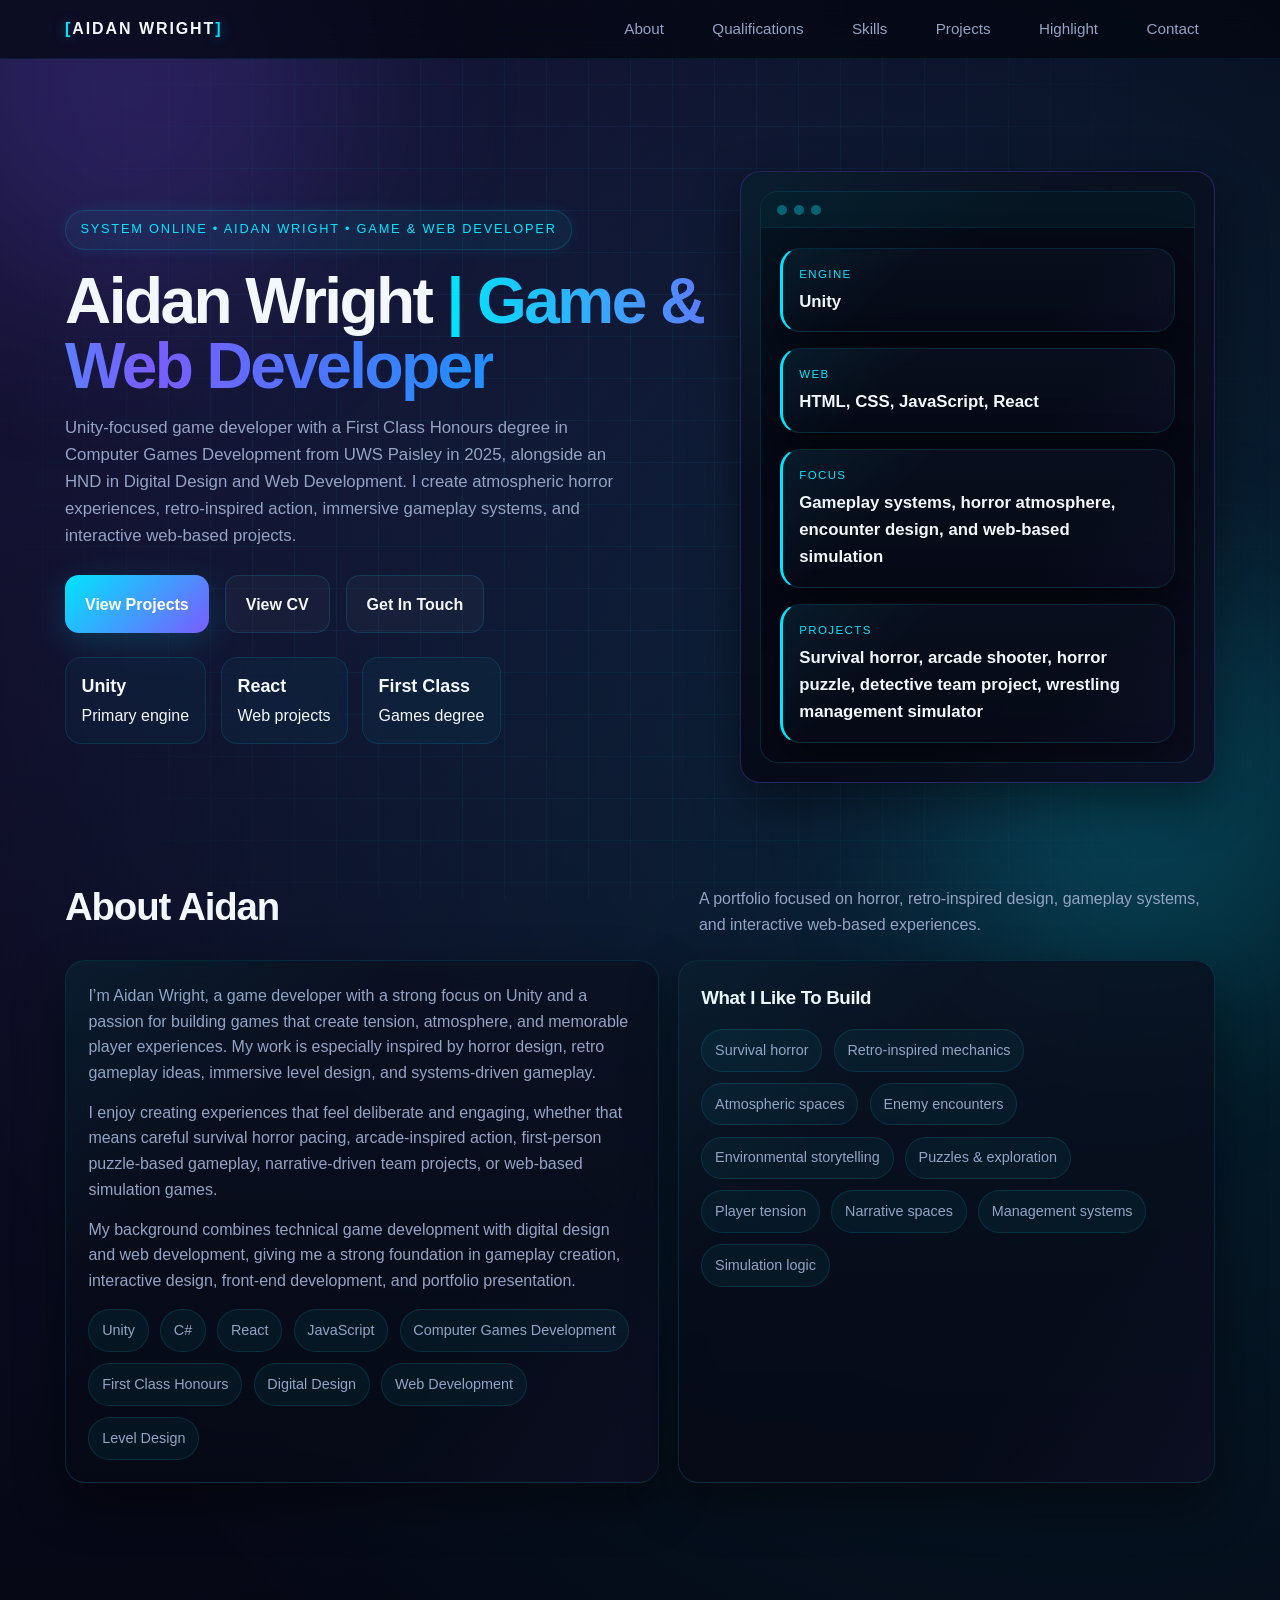
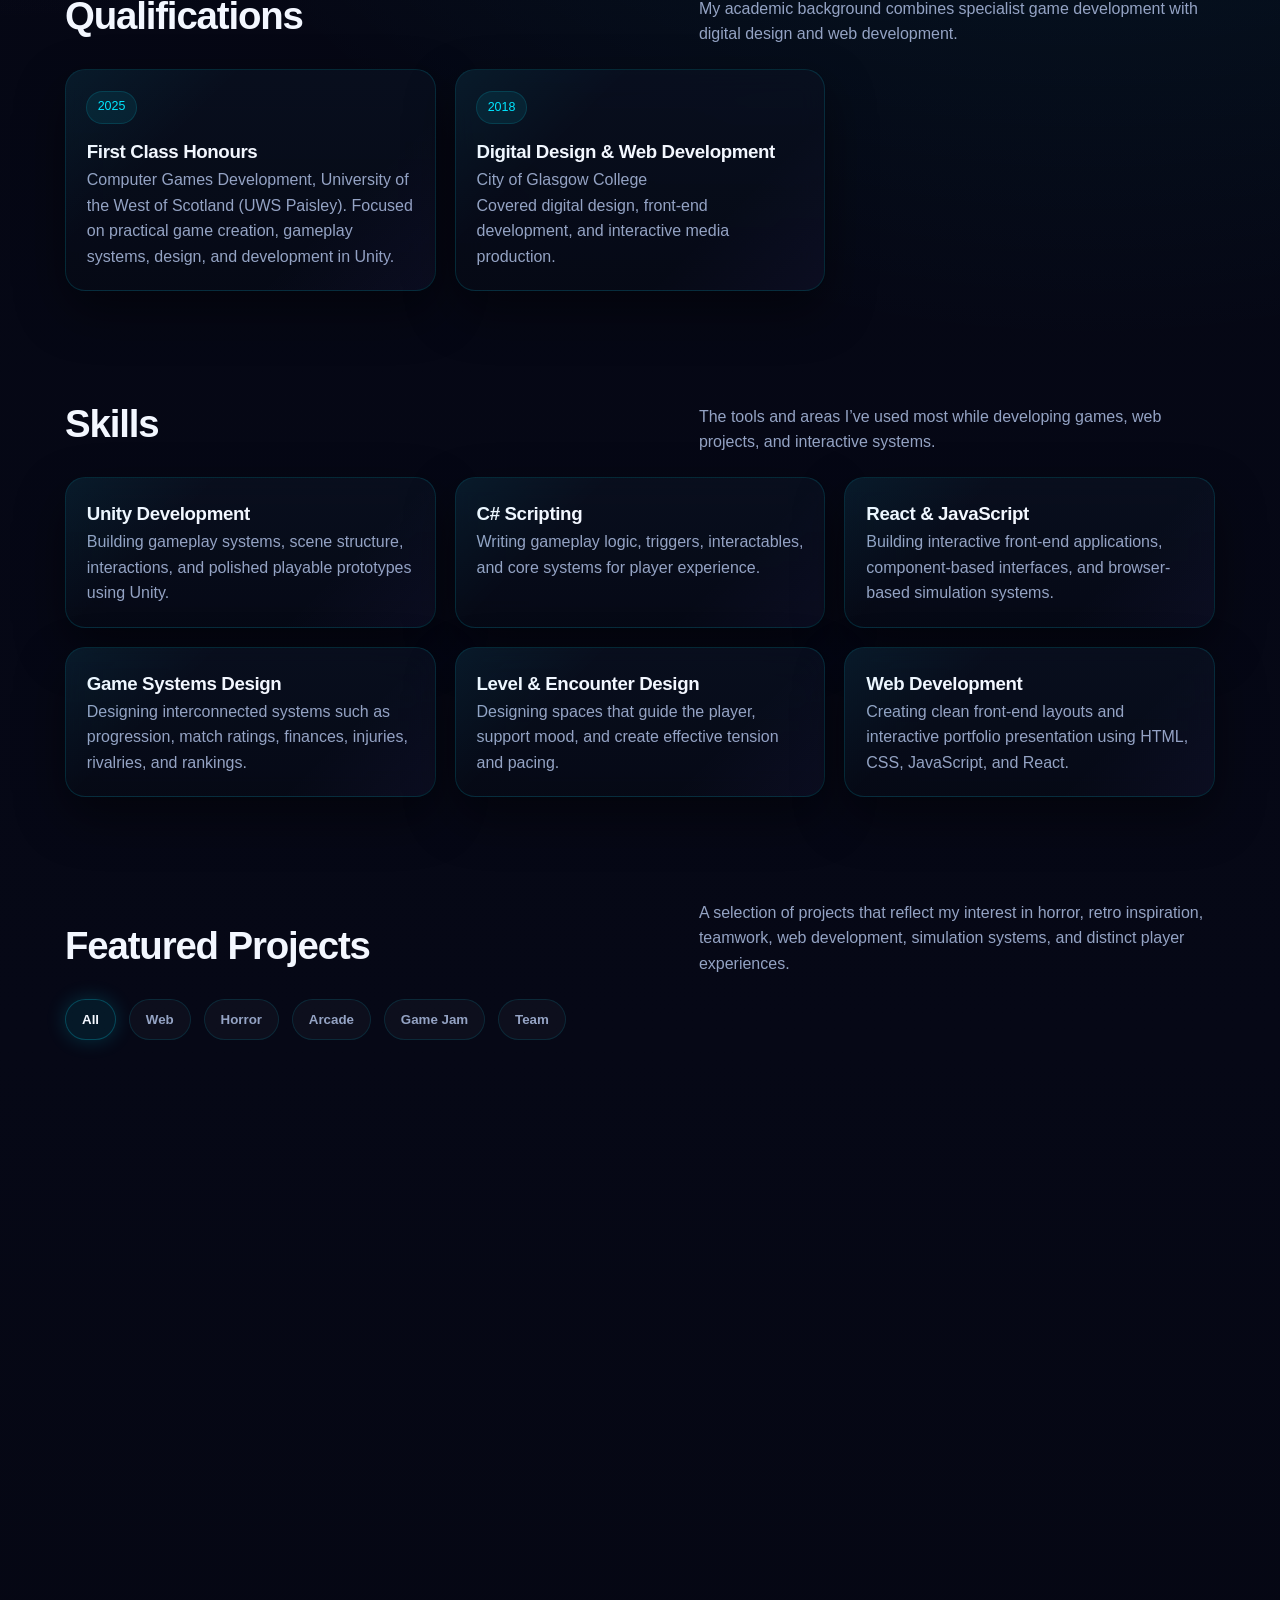
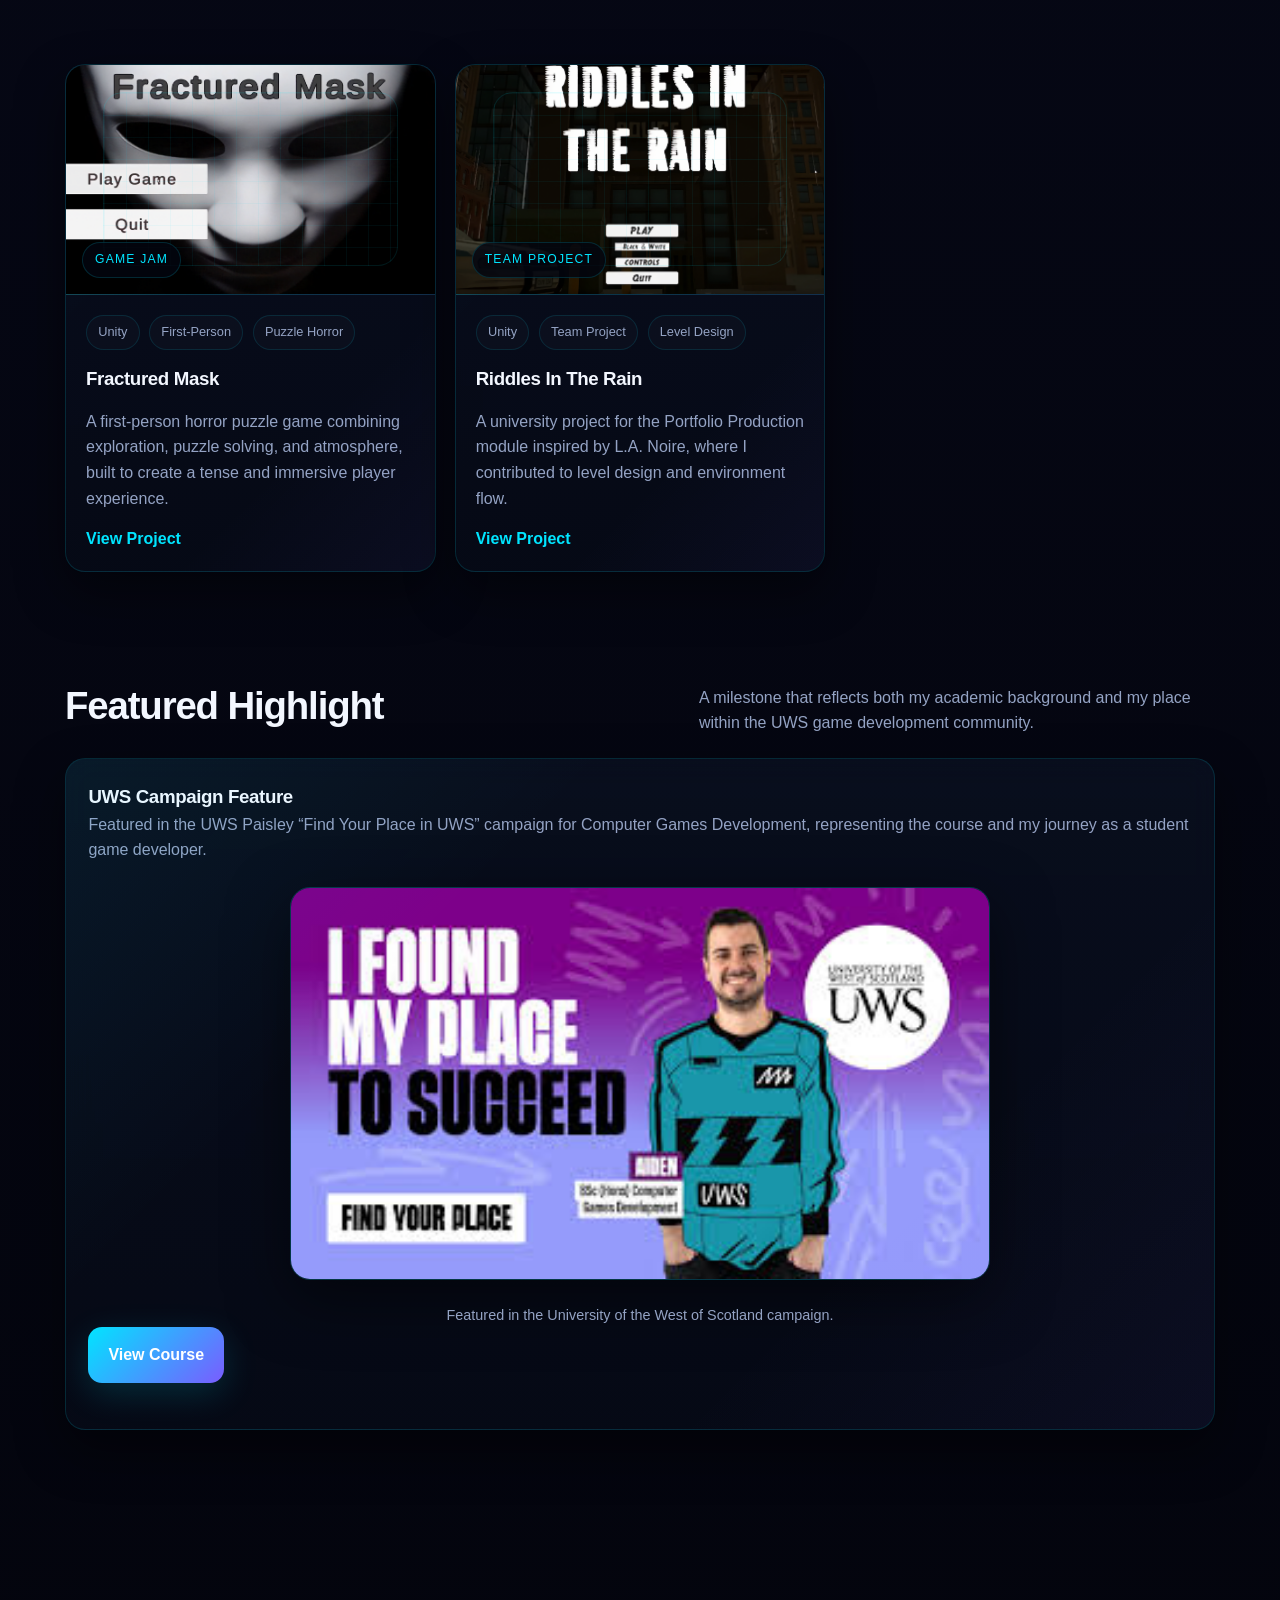
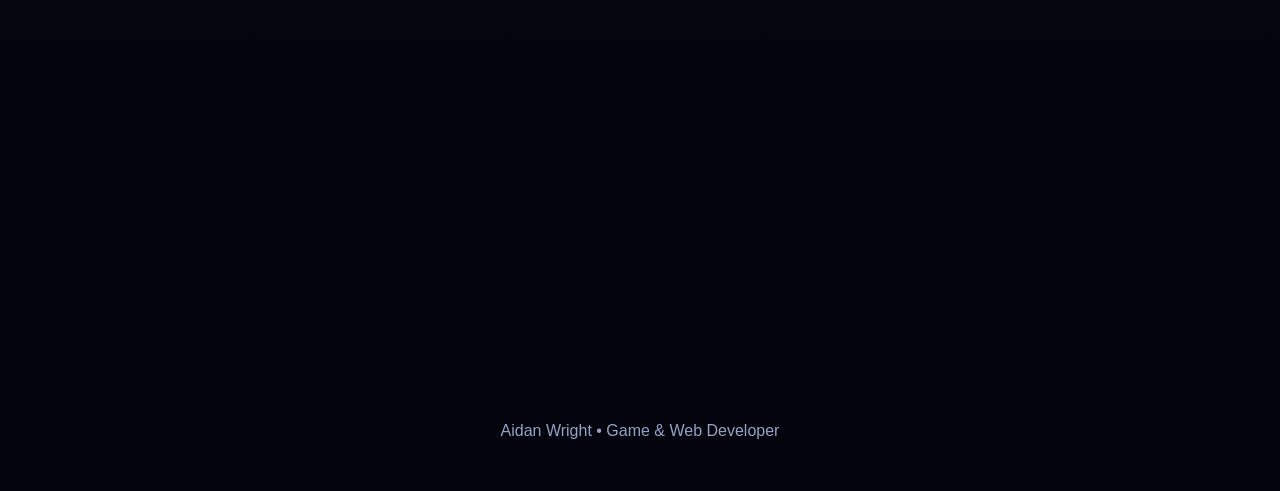
<file: index.html>
<!DOCTYPE html>
<html lang="en">
<head>
  <meta charset="UTF-8" />
  <meta name="viewport" content="width=device-width, initial-scale=1.0" />
  <title>Aidan Wright | Game & Web Developer Portfolio</title>
  <link rel="stylesheet" href="css/styles.css" />
</head>
<body>

  <div class="bg-grid"></div>
  <div class="bg-glow bg-glow-1"></div>
  <div class="bg-glow bg-glow-2"></div>

  <header class="site-header">
    <div class="container nav">
      <a class="logo" href="#home">
        <span class="logo-bracket">[</span>Aidan Wright<span class="logo-bracket">]</span>
      </a>

      <button class="menu-btn" id="menuBtn" aria-label="Toggle navigation">Menu</button>

      <ul class="nav-links" id="navLinks">
        <li><a href="#about">About</a></li>
        <li><a href="#qualifications">Qualifications</a></li>
        <li><a href="#skills">Skills</a></li>
        <li><a href="#projects">Projects</a></li>
        <li><a href="#highlight">Highlight</a></li>
        <li><a href="#contact">Contact</a></li>
      </ul>
    </div>
  </header>

  <main>

    <section class="hero" id="home">
      <div class="container hero-grid">
        <div class="reveal visible">
          <div class="eyebrow">SYSTEM ONLINE • AIDAN WRIGHT • GAME & WEB DEVELOPER</div>

          <h1>
            Aidan Wright <span class="accent">| Game & Web Developer</span>
          </h1>

          <p>
            Unity-focused game developer with a First Class Honours degree in Computer Games Development
            from UWS Paisley in 2025, alongside an HND in Digital Design and Web Development.
            I create atmospheric horror experiences, retro-inspired action, immersive gameplay systems,
            and interactive web-based projects.
          </p>

          <div class="cta-row">
            <a class="btn btn-primary" href="#projects">View Projects</a>
            <a class="btn btn-secondary" href="docs/Aidan_Wright_CV_2026.docx" target="_blank" rel="noopener noreferrer">View CV</a>
            <a class="btn btn-secondary" href="#contact">Get In Touch</a>
          </div>

          <div class="hero-stats">
            <div class="stat-chip">
              <strong>Unity</strong>
              <span>Primary engine</span>
            </div>
            <div class="stat-chip">
              <strong>React</strong>
              <span>Web projects</span>
            </div>
            <div class="stat-chip">
              <strong>First Class</strong>
              <span>Games degree</span>
            </div>
          </div>
        </div>

        <div class="hero-card reveal">
          <div class="screen">
            <div class="screen-top">
              <span></span><span></span><span></span>
            </div>

            <div class="screen-body">
              <div class="mini-panel tech-panel">
                <small>Engine</small>
                <strong>Unity</strong>
              </div>

              <div class="mini-panel tech-panel">
                <small>Web</small>
                <strong>HTML, CSS, JavaScript, React</strong>
              </div>

              <div class="mini-panel tech-panel">
                <small>Focus</small>
                <strong>Gameplay systems, horror atmosphere, encounter design, and web-based simulation</strong>
              </div>

              <div class="mini-panel tech-panel">
                <small>Projects</small>
                <strong>Survival horror, arcade shooter, horror puzzle, detective team project, wrestling management simulator</strong>
              </div>
            </div>
          </div>
        </div>
      </div>
    </section>

    <section id="about">
      <div class="container">
        <div class="section-heading reveal">
          <div>
            <h2>About Aidan</h2>
          </div>
          <p>
            A portfolio focused on horror, retro-inspired design, gameplay systems, and interactive web-based experiences.
          </p>
        </div>

        <div class="about-grid">
          <article class="mini-panel panel-content about-copy reveal">
            <p>
              I’m Aidan Wright, a game developer with a strong focus on Unity and a passion for building
              games that create tension, atmosphere, and memorable player experiences. My work is especially
              inspired by horror design, retro gameplay ideas, immersive level design, and systems-driven gameplay.
            </p>

            <p>
              I enjoy creating experiences that feel deliberate and engaging, whether that means careful
              survival horror pacing, arcade-inspired action, first-person puzzle-based gameplay,
              narrative-driven team projects, or web-based simulation games.
            </p>

            <p>
              My background combines technical game development with digital design and web development,
              giving me a strong foundation in gameplay creation, interactive design, front-end development,
              and portfolio presentation.
            </p>

            <div class="label-row">
              <span class="tag">Unity</span>
              <span class="tag">C#</span>
              <span class="tag">React</span>
              <span class="tag">JavaScript</span>
              <span class="tag">Computer Games Development</span>
              <span class="tag">First Class Honours</span>
              <span class="tag">Digital Design</span>
              <span class="tag">Web Development</span>
              <span class="tag">Level Design</span>
            </div>
          </article>

          <aside class="mini-panel panel-content reveal">
            <h3>What I Like To Build</h3>
            <div class="label-row" style="margin-top: 1rem;">
              <span class="tag">Survival horror</span>
              <span class="tag">Retro-inspired mechanics</span>
              <span class="tag">Atmospheric spaces</span>
              <span class="tag">Enemy encounters</span>
              <span class="tag">Environmental storytelling</span>
              <span class="tag">Puzzles & exploration</span>
              <span class="tag">Player tension</span>
              <span class="tag">Narrative spaces</span>
              <span class="tag">Management systems</span>
              <span class="tag">Simulation logic</span>
            </div>
          </aside>
        </div>
      </div>
    </section>

    <section id="qualifications">
      <div class="container">
        <div class="section-heading reveal">
          <div>
            <h2>Qualifications</h2>
          </div>
          <p>
            My academic background combines specialist game development with digital design and web development.
          </p>
        </div>

        <div class="timeline">
          <article class="timeline-card reveal">
            <span class="year">2025</span>
            <h3>First Class Honours</h3>
            <p>
              Computer Games Development, University of the West of Scotland (UWS Paisley).
              Focused on practical game creation, gameplay systems, design, and development in Unity.
            </p>
          </article>

          <article class="timeline-card reveal">
            <span class="year">2018</span>
            <h3>Digital Design & Web Development</h3>
            <p>
              City of Glasgow College<br>
              Covered digital design, front-end development, and interactive media production.
            </p>
          </article>
        </div>
      </div>
    </section>

    <section id="skills">
      <div class="container">
        <div class="section-heading reveal">
          <div>
            <h2>Skills</h2>
          </div>
          <p>
            The tools and areas I’ve used most while developing games, web projects, and interactive systems.
          </p>
        </div>

        <div class="skills-grid">
          <article class="skill-card reveal">
            <h3>Unity Development</h3>
            <p>
              Building gameplay systems, scene structure, interactions, and polished playable prototypes using Unity.
            </p>
          </article>

          <article class="skill-card reveal">
            <h3>C# Scripting</h3>
            <p>
              Writing gameplay logic, triggers, interactables, and core systems for player experience.
            </p>
          </article>

          <article class="skill-card reveal">
            <h3>React & JavaScript</h3>
            <p>
              Building interactive front-end applications, component-based interfaces, and browser-based simulation systems.
            </p>
          </article>

          <article class="skill-card reveal">
            <h3>Game Systems Design</h3>
            <p>
              Designing interconnected systems such as progression, match ratings, finances, injuries, rivalries, and rankings.
            </p>
          </article>

          <article class="skill-card reveal">
            <h3>Level & Encounter Design</h3>
            <p>
              Designing spaces that guide the player, support mood, and create effective tension and pacing.
            </p>
          </article>

          <article class="skill-card reveal">
            <h3>Web Development</h3>
            <p>
              Creating clean front-end layouts and interactive portfolio presentation using HTML, CSS, JavaScript, and React.
            </p>
          </article>
        </div>
      </div>
    </section>

    <section id="projects">
      <div class="container">
        <div class="section-heading reveal">
          <div>
            <h2>Featured Projects</h2>
          </div>
          <p>
            A selection of projects that reflect my interest in horror, retro inspiration, teamwork,
            web development, simulation systems, and distinct player experiences.
          </p>
        </div>

        <div class="projects-toolbar reveal">
          <button class="filter-btn active" data-filter="all">All</button>
          <button class="filter-btn" data-filter="web">Web</button>
          <button class="filter-btn" data-filter="horror">Horror</button>
          <button class="filter-btn" data-filter="arcade">Arcade</button>
          <button class="filter-btn" data-filter="jam">Game Jam</button>
          <button class="filter-btn" data-filter="team">Team</button>
        </div>

        <div class="projects-grid">

          <article class="project-card reveal" data-category="web">
            <div class="project-visual gallery-preview" data-label="Featured Project">
              <img src="images/Screenshot 2026-06-07 232118.png" alt="RingMaster Booker screenshot 1">
              <img src="images/Screenshot 2026-06-07 232118.png" alt="RingMaster Booker screenshot 2">
           
            </div>

            <div class="project-body">
              <div class="meta">
                <span>React</span>
                <span>Management Sim</span>
                <span>Featured</span>
              </div>

              <h3>RingMaster Booker</h3>

              <p>
                A wrestling promotion management simulator built using React and JavaScript.
                Players can create a promotion, sign wrestlers, manage championships,
                create rivalries, handle injuries, generate attendance and ticket revenue,
                track rankings, produce dynamic news stories, and save their progress.
              </p>

              <div class="project-links">
                <a class="text-link" href="RingmasterBooker.html">View Project</a>
              </div>
            </div>
          </article>

          <article class="project-card reveal" data-category="horror">
            <div class="project-visual gallery-preview" data-label="Honours Project">
              <img src="images/Screenshot 2025-03-07 124512.png" alt="Rot & Ruin screenshot 1">
              <img src="images/Screenshot 2025-03-07 124512.png" alt="Rot & Ruin screenshot 2">
              <img src="images/Screenshot 2025-03-07 124512.png" alt="Rot & Ruin screenshot 3">
              <img src="images/Screenshot 2025-03-07 124512.png" alt="Rot & Ruin screenshot 4">
            </div>

            <div class="project-body">
              <div class="meta">
                <span>Unity</span>
                <span>Survival Horror</span>
                <span>Honours</span>
              </div>

              <h3>Rot &amp; Ruin: The Asylum</h3>

              <p>
                A survival horror project inspired by classic Resident Evil, focused on atmosphere,
                exploration, resource tension, and deliberate pacing.
              </p>

              <div class="project-links">
                <a class="text-link" href="Rot&Ruin.html">View Project</a>
              </div>
            </div>
          </article>

          <article class="project-card reveal" data-category="arcade">
            <div class="project-visual gallery-preview" data-label="Arcade">
              <img src="images/Screenshot 2026-04-20 005125.png" alt="Take Them Down screenshot 1">
              <img src="images/Screenshot 2026-04-20 005125.png" alt="Take Them Down screenshot 2">
              <img src="images/Screenshot 2026-04-20 005125.png" alt="Take Them Down screenshot 3">
              <img src="images/Screenshot 2026-04-20 005125.png" alt="Take Them Down screenshot 4">
            </div>

            <div class="project-body">
              <div class="meta">
                <span>Unity</span>
                <span>On-Rails Shooter</span>
                <span>Retro</span>
              </div>

              <h3>Take Them Down</h3>

              <p>
                A shooter inspired by 90s arcade games, built around movement, enemy pressure,
                and responsive action-focused gameplay.
              </p>

              <div class="project-links">
                <a class="text-link" href="TakeThemDown.html">View Project</a>
              </div>
            </div>
          </article>

          <article class="project-card reveal" data-category="jam horror">
            <div class="project-visual gallery-preview" data-label="Game Jam">
              <img src="images/Screenshot 2026-04-20 111615.png" alt="Fractured Mask screenshot 1">
              <img src="images/Screenshot 2026-04-20 111615.png" alt="Fractured Mask screenshot 2">
              <img src="images/Screenshot 2026-04-20 111615.png" alt="Fractured Mask screenshot 3">
              <img src="images/Screenshot 2026-04-20 111615.png" alt="Fractured Mask screenshot 4">
            </div>

            <div class="project-body">
              <div class="meta">
                <span>Unity</span>
                <span>First-Person</span>
                <span>Puzzle Horror</span>
              </div>

              <h3>Fractured Mask</h3>

              <p>
                A first-person horror puzzle game combining exploration, puzzle solving, and atmosphere,
                built to create a tense and immersive player experience.
              </p>

              <div class="project-links">
                <a class="text-link" href="FracturedMask.html">View Project</a>
              </div>
            </div>
          </article>

          <article class="project-card reveal" data-category="team">
            <div class="project-visual gallery-preview" data-label="Team Project">
              <img src="images/Screenshot 2026-04-20 004926.png" alt="Riddles In The Rain screenshot 1">
              <img src="images/Screenshot 2026-04-20 004926.png" alt="Riddles In The Rain screenshot 2">
              <img src="images/Screenshot 2026-04-20 004926.png" alt="Riddles In The Rain screenshot 3">
              <img src="images/Screenshot 2026-04-20 004926.png" alt="Riddles In The Rain screenshot 4">
            </div>

            <div class="project-body">
              <div class="meta">
                <span>Unity</span>
                <span>Team Project</span>
                <span>Level Design</span>
              </div>

              <h3>Riddles In The Rain</h3>

              <p>
                A university project for the Portfolio Production module inspired by L.A. Noire,
                where I contributed to level design and environment flow.
              </p>

              <div class="project-links">
                <a class="text-link" href="RiddlesInTheRain.html">View Project</a>
              </div>
            </div>
          </article>
        </div>
      </div>
    </section>

    <section id="highlight">
      <div class="container">
        <div class="section-heading reveal">
          <div>
            <h2>Featured Highlight</h2>
          </div>
          <p>
            A milestone that reflects both my academic background and my place within the UWS game development community.
          </p>
        </div>

        <div class="contact-card reveal">
          <h3>UWS Campaign Feature</h3>
          <p>
            Featured in the UWS Paisley “Find Your Place in UWS” campaign for Computer Games Development,
            representing the course and my journey as a student game developer.
          </p>

          <div class="highlight-image">
            <img src="images/find your place.jpg" alt="Aidan Wright featured in the UWS advertisement">
          </div>

          <p class="image-caption">
            Featured in the University of the West of Scotland campaign.
          </p>

          <div class="cta-row">
            <a
              class="btn btn-primary"
              href="https://www.uws.ac.uk/study/undergraduate/undergraduate-course-search/computer-games-development/"
              target="_blank"
              rel="noopener noreferrer"
            >
              View Course
            </a>
          </div>
        </div>
      </div>
    </section>

    <section id="contact">
      <div class="container">
        <div class="section-heading reveal">
          <div>
            <h2>Contact</h2>
          </div>
          <p>
            Interested in collaboration, graduate opportunities, or seeing more of my work? Reach out through the details below.
          </p>
        </div>

        <div class="contact-grid">
          <article class="contact-card reveal">
            <h3>Details</h3>
            <ul class="contact-list">
              <li>Name: Aidan Wright</li>
              <li>Email: <a href="mailto:aidan.wright@hotmail.co.uk">aidan.wright@hotmail.co.uk</a></li>
              <li>GitHub: <a href="https://github.com/AWright1998" target="_blank" rel="noopener noreferrer">github.com/AWright1998</a></li>
              <li>LinkedIn: <a href="https://www.linkedin.com/in/aidan-wright-ab2ab1175/" target="_blank" rel="noopener noreferrer">LinkedIn Profile</a></li>
              <li>CV: <a href="docs/Aidan_Wright_CV_2026.docx" target="_blank" rel="noopener noreferrer">Download CV</a></li>
            </ul>
          </article>

          <article class="contact-card reveal">
            <h3>Portfolio Notes</h3>
            <p>
              This portfolio showcases my Unity and web-based projects with a focus on gameplay,
              level design, horror atmosphere, simulation systems, and interactive player experiences.
            </p>
          </article>
        </div>
      </div>
    </section>

  </main>

  <footer class="footer">
    <div class="container">
      <p>Aidan Wright • Game & Web Developer</p>
    </div>
  </footer>

  <script src="js/script.js"></script>
</body>
</html>
</file>
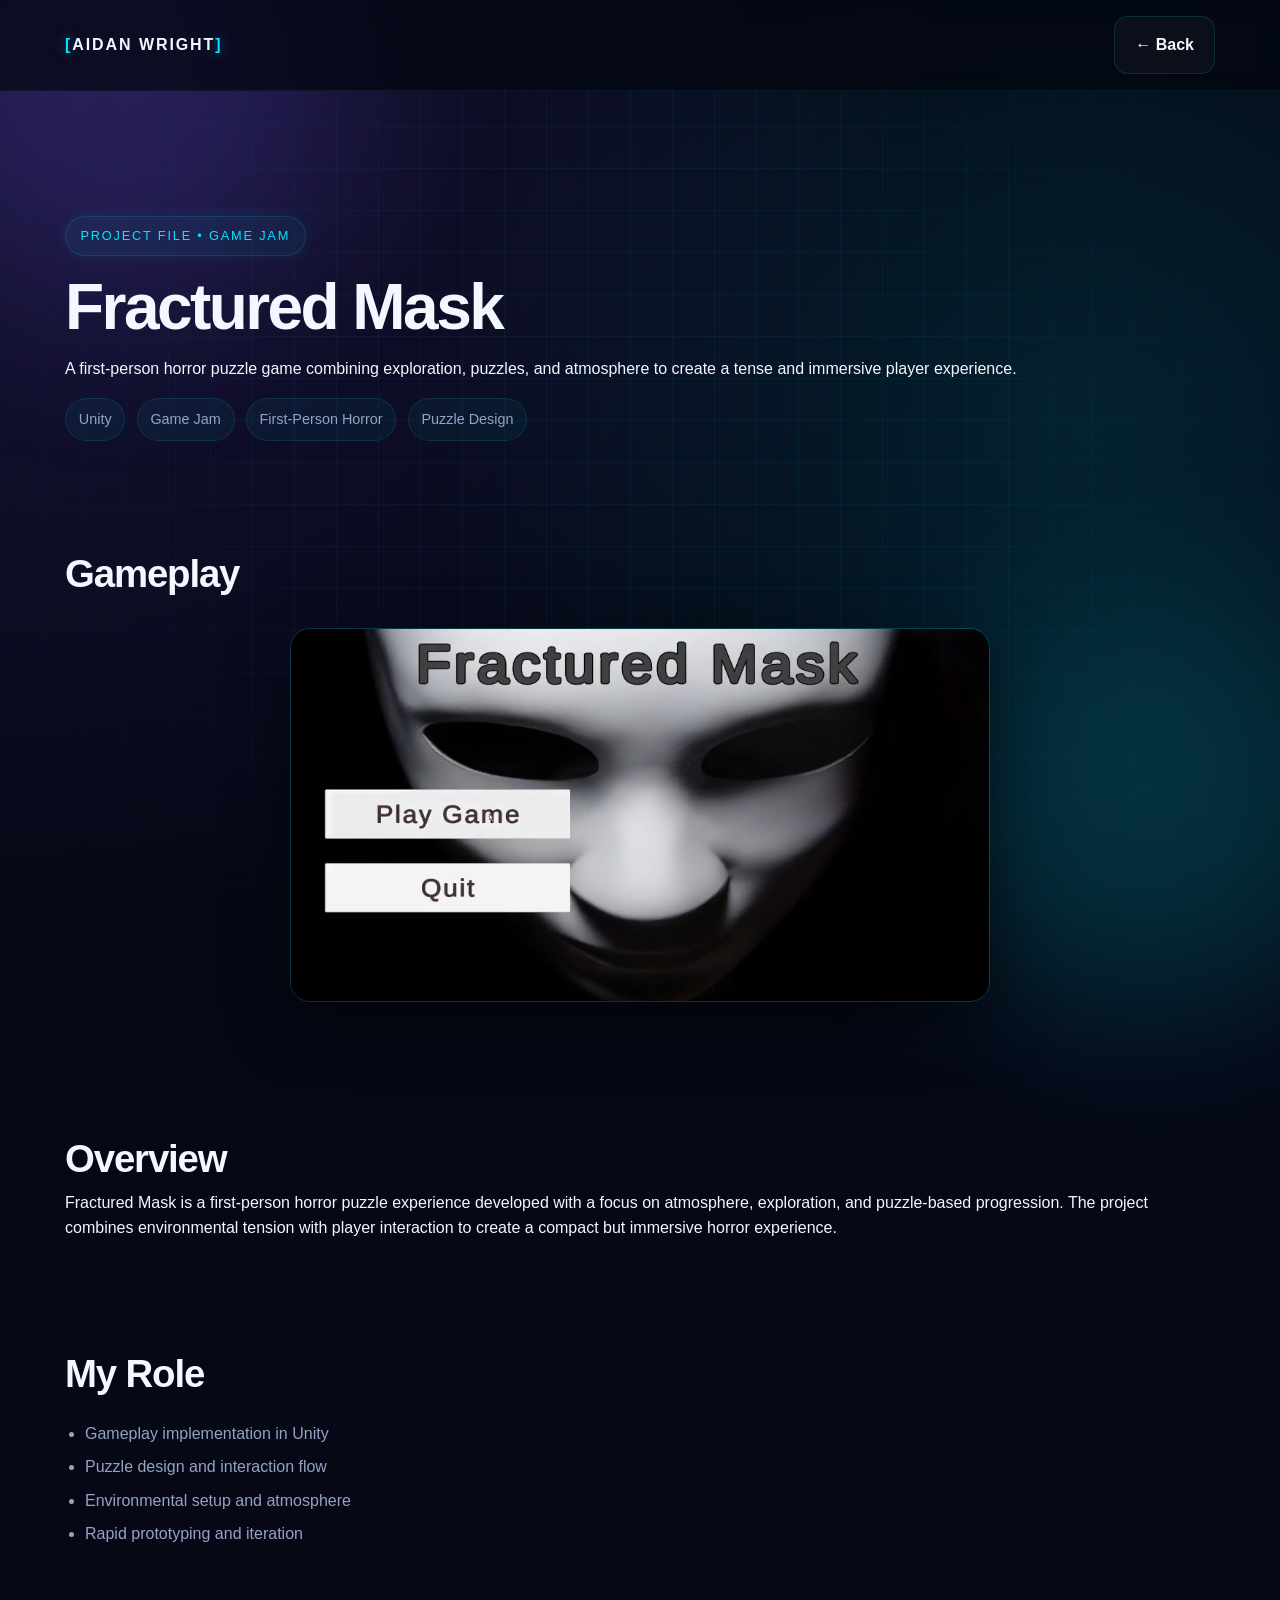
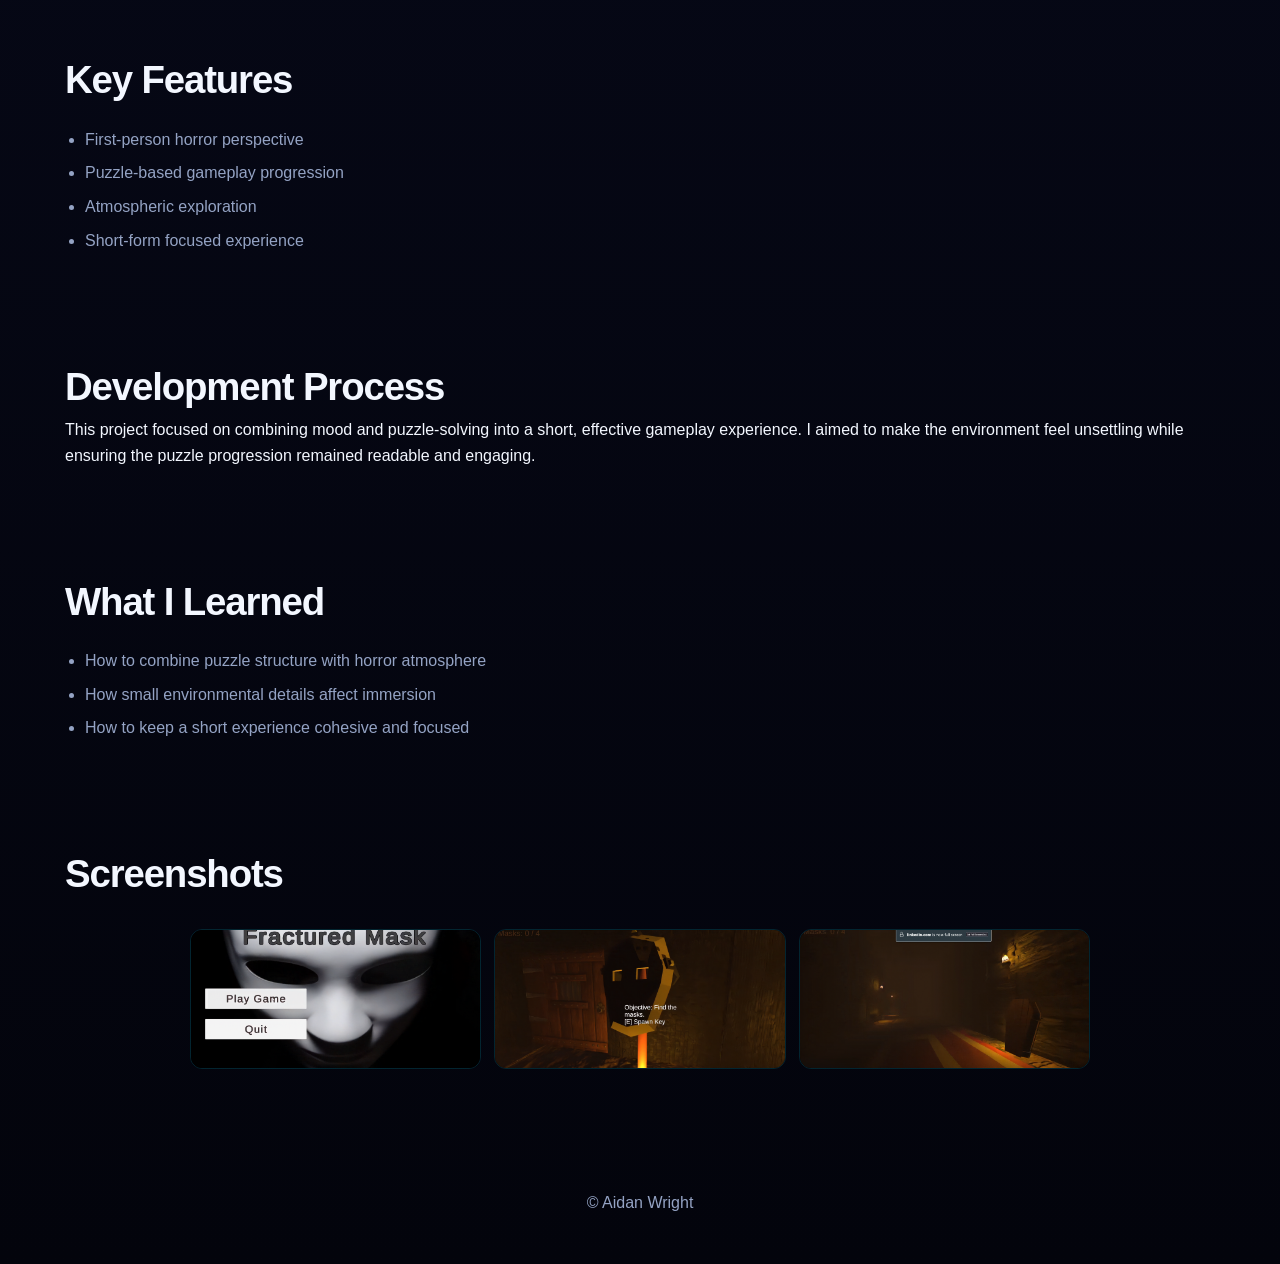
<file: FracturedMask.html>
<!DOCTYPE html>
<html lang="en">
<head>
  <meta charset="UTF-8" />
  <meta name="viewport" content="width=device-width, initial-scale=1.0" />
  <title>Fractured Mask | Aidan Wright</title>
  <link rel="stylesheet" href="css/styles.css" />
</head>
<body>

  <div class="bg-grid"></div>
  <div class="bg-glow bg-glow-1"></div>
  <div class="bg-glow bg-glow-2"></div>

  <header class="site-header">
    <div class="container nav">
      <a class="logo" href="index.html">
        <span class="logo-bracket">[</span>Aidan Wright<span class="logo-bracket">]</span>
      </a>
      <a class="btn btn-secondary" href="index.html#projects">← Back</a>
    </div>
  </header>

  <main class="container" style="padding-top: 6rem;">
    <section class="reveal visible">
      <div class="eyebrow">PROJECT FILE • GAME JAM</div>
      <h1>Fractured Mask</h1>

      <p>
        A first-person horror puzzle game combining exploration, puzzles, and atmosphere
        to create a tense and immersive player experience.
      </p>

      <div class="label-row">
        <span class="tag">Unity</span>
        <span class="tag">Game Jam</span>
        <span class="tag">First-Person Horror</span>
        <span class="tag">Puzzle Design</span>
      </div>
    </section>

    <section class="reveal">
      <h2>Gameplay</h2>
      <div class="media-container">
        <div class="highlight-image">
          <img src="images/Screenshot 2026-04-20 111615.png" alt="Fractured Mask gameplay screenshot">
        </div>
      </div>
    </section>

    <section class="reveal">
      <h2>Overview</h2>
      <p>
        Fractured Mask is a first-person horror puzzle experience developed with a focus on
        atmosphere, exploration, and puzzle-based progression. The project combines environmental
        tension with player interaction to create a compact but immersive horror experience.
      </p>
    </section>

    <section class="reveal">
      <h2>My Role</h2>
      <ul>
        <li>Gameplay implementation in Unity</li>
        <li>Puzzle design and interaction flow</li>
        <li>Environmental setup and atmosphere</li>
        <li>Rapid prototyping and iteration</li>
      </ul>
    </section>

    <section class="reveal">
      <h2>Key Features</h2>
      <ul>
        <li>First-person horror perspective</li>
        <li>Puzzle-based gameplay progression</li>
        <li>Atmospheric exploration</li>
        <li>Short-form focused experience</li>
      </ul>
    </section>

    <section class="reveal">
      <h2>Development Process</h2>
      <p>
        This project focused on combining mood and puzzle-solving into a short,
        effective gameplay experience. I aimed to make the environment feel unsettling
        while ensuring the puzzle progression remained readable and engaging.
      </p>
    </section>

    <section class="reveal">
      <h2>What I Learned</h2>
      <ul>
        <li>How to combine puzzle structure with horror atmosphere</li>
        <li>How small environmental details affect immersion</li>
        <li>How to keep a short experience cohesive and focused</li>
      </ul>
    </section>

    <section class="reveal">
      <h2>Screenshots</h2>
      <div class="media-container">
        <div class="project-gallery">
          <img src="images/Screenshot 2026-04-20 111615.png" alt="Fractured Mask screenshot 1" class="gallery-img">
          <img src="images/Screenshot 2026-04-20 111633.png" alt="Fractured Mask screenshot 2" class="gallery-img">
          <img src="images/Screenshot 2026-04-20 111651.png" alt="Fractured Mask screenshot 3" class="gallery-img">
        
        </div>
      </div>
    </section>

    
  </main>

  <div id="lightbox" class="lightbox">
    <button class="lightbox-close" id="lightboxClose" aria-label="Close gallery">&times;</button>
    <button class="lightbox-arrow lightbox-prev" id="prev" aria-label="Previous image">&#10094;</button>
    <div class="lightbox-stage">
      <img class="lightbox-content" id="lightbox-img" alt="Expanded gallery image">
    </div>
    <button class="lightbox-arrow lightbox-next" id="next" aria-label="Next image">&#10095;</button>
  </div>

  <footer class="footer">
    <p>© Aidan Wright</p>
  </footer>

  <script src="js/script.js"></script>
</body>
</html>
</file>
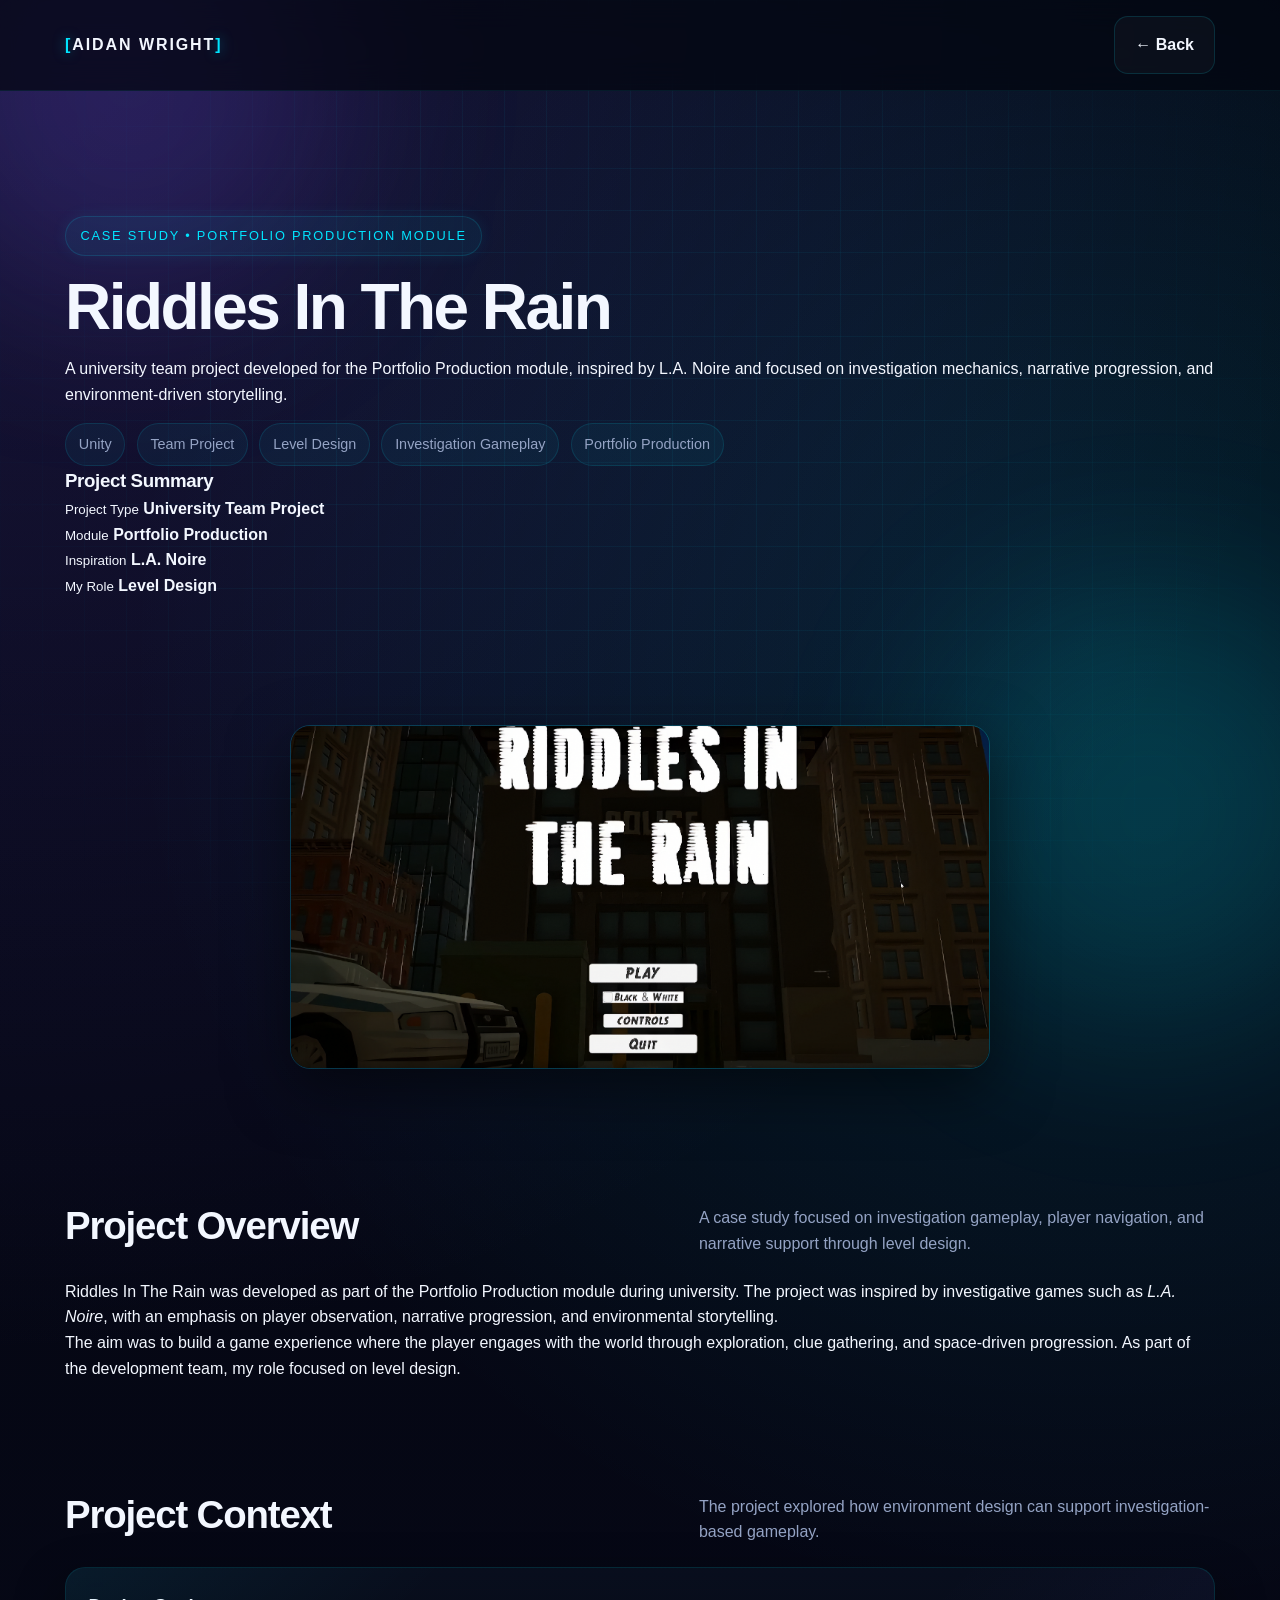
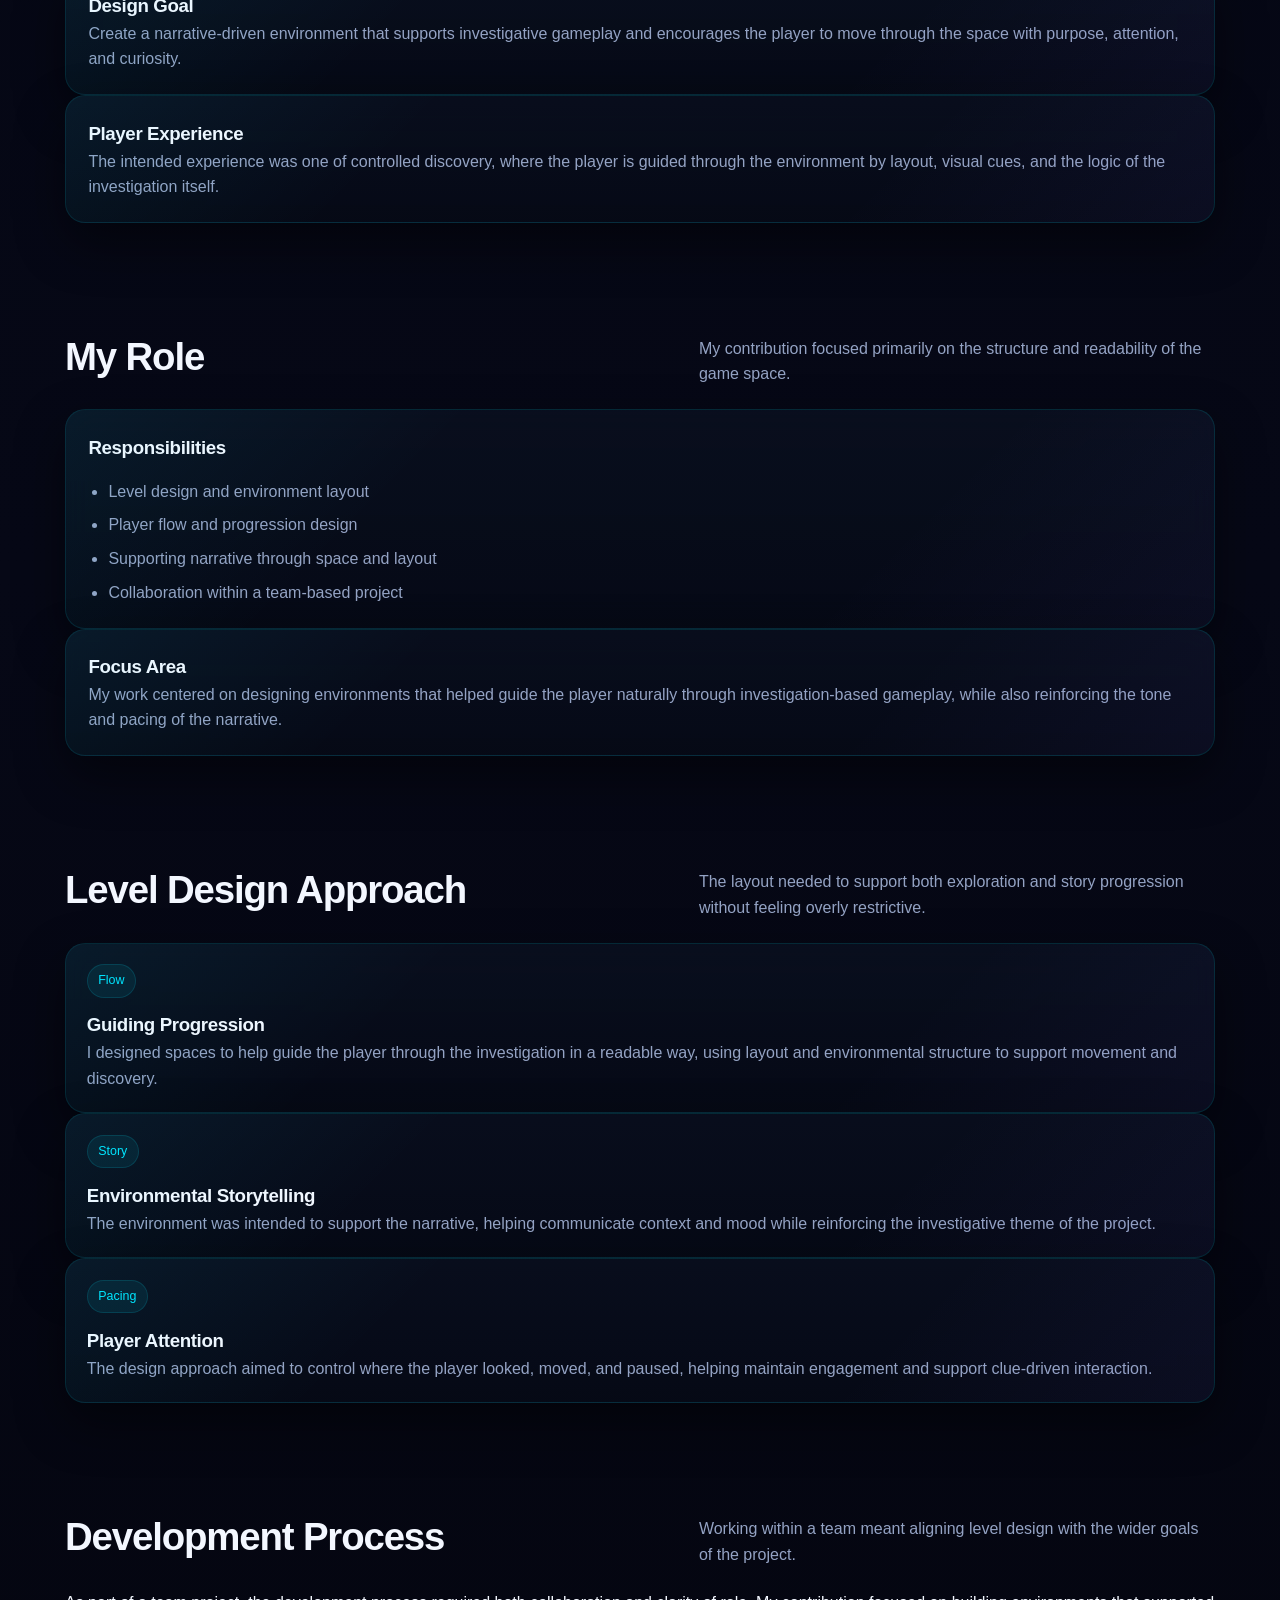
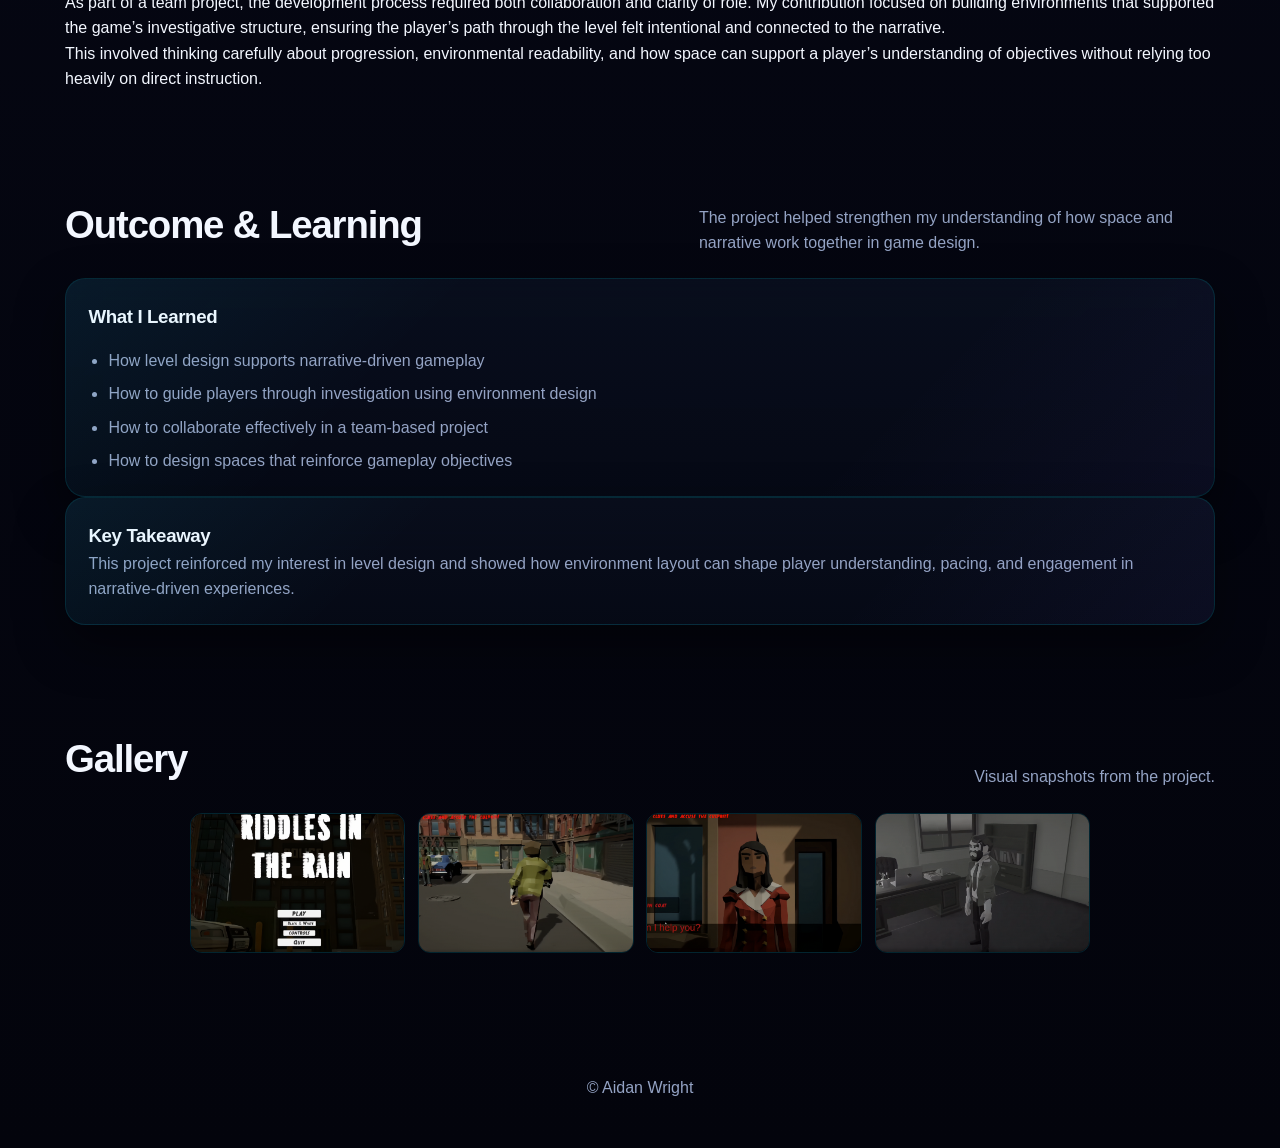
<file: RiddlesInTheRain.html>
<!DOCTYPE html>
<html lang="en">
<head>
  <meta charset="UTF-8" />
  <meta name="viewport" content="width=device-width, initial-scale=1.0" />
  <title>Riddles In The Rain | Aidan Wright</title>
  <link rel="stylesheet" href="css/styles.css" />
</head>
<body>

  <div class="bg-grid"></div>
  <div class="bg-glow bg-glow-1"></div>
  <div class="bg-glow bg-glow-2"></div>

  <header class="site-header">
    <div class="container nav">
      <a class="logo" href="index.html">
        <span class="logo-bracket">[</span>Aidan Wright<span class="logo-bracket">]</span>
      </a>
      <a class="btn btn-secondary" href="index.html#projects">← Back</a>
    </div>
  </header>

  <main class="container case-study-page" style="padding-top: 6rem;">

    <!-- HERO -->
    <section class="case-hero reveal visible">
      <div class="eyebrow">CASE STUDY • PORTFOLIO PRODUCTION MODULE</div>

      <div class="case-hero-grid">
        <div class="case-hero-copy">
          <h1>Riddles In The Rain</h1>
          <p class="case-intro">
            A university team project developed for the Portfolio Production module, inspired by
            L.A. Noire and focused on investigation mechanics, narrative progression, and environment-driven storytelling.
          </p>

          <div class="label-row">
            <span class="tag">Unity</span>
            <span class="tag">Team Project</span>
            <span class="tag">Level Design</span>
            <span class="tag">Investigation Gameplay</span>
            <span class="tag">Portfolio Production</span>
          </div>
        </div>

        <aside class="case-summary-card">
          <h3>Project Summary</h3>
          <div class="case-summary-list">
            <div class="case-summary-item">
              <small>Project Type</small>
              <strong>University Team Project</strong>
            </div>
            <div class="case-summary-item">
              <small>Module</small>
              <strong>Portfolio Production</strong>
            </div>
            <div class="case-summary-item">
              <small>Inspiration</small>
              <strong>L.A. Noire</strong>
            </div>
            <div class="case-summary-item">
              <small>My Role</small>
              <strong>Level Design</strong>
            </div>
          </div>
        </aside>
      </div>
    </section>

    <!-- HERO IMAGE -->
    <section class="reveal">
      <div class="highlight-image case-hero-image">
        <img src="images/Screenshot 2026-04-20 004926.png" alt="Riddles In The Rain gameplay screenshot">
      </div>
    </section>

    <!-- OVERVIEW -->
    <section class="reveal">
      <div class="section-heading">
        <div>
          <h2>Project Overview</h2>
        </div>
        <p>
          A case study focused on investigation gameplay, player navigation, and narrative support through level design.
        </p>
      </div>

      <div class="case-section-card">
        <p>
          Riddles In The Rain was developed as part of the Portfolio Production module during university.
          The project was inspired by investigative games such as <em>L.A. Noire</em>, with an emphasis on
          player observation, narrative progression, and environmental storytelling.
        </p>

        <p>
          The aim was to build a game experience where the player engages with the world through exploration,
          clue gathering, and space-driven progression. As part of the development team, my role focused on level design.
        </p>
      </div>
    </section>

    <!-- PROJECT CONTEXT -->
    <section class="reveal">
      <div class="section-heading">
        <div>
          <h2>Project Context</h2>
        </div>
        <p>
          The project explored how environment design can support investigation-based gameplay.
        </p>
      </div>

      <div class="case-grid two-column">
        <article class="contact-card">
          <h3>Design Goal</h3>
          <p>
            Create a narrative-driven environment that supports investigative gameplay and encourages
            the player to move through the space with purpose, attention, and curiosity.
          </p>
        </article>

        <article class="contact-card">
          <h3>Player Experience</h3>
          <p>
            The intended experience was one of controlled discovery, where the player is guided through
            the environment by layout, visual cues, and the logic of the investigation itself.
          </p>
        </article>
      </div>
    </section>

    <!-- MY ROLE -->
    <section class="reveal">
      <div class="section-heading">
        <div>
          <h2>My Role</h2>
        </div>
        <p>
          My contribution focused primarily on the structure and readability of the game space.
        </p>
      </div>

      <div class="case-grid two-column">
        <article class="contact-card">
          <h3>Responsibilities</h3>
          <ul>
            <li>Level design and environment layout</li>
            <li>Player flow and progression design</li>
            <li>Supporting narrative through space and layout</li>
            <li>Collaboration within a team-based project</li>
          </ul>
        </article>

        <article class="contact-card">
          <h3>Focus Area</h3>
          <p>
            My work centered on designing environments that helped guide the player naturally through
            investigation-based gameplay, while also reinforcing the tone and pacing of the narrative.
          </p>
        </article>
      </div>
    </section>

    <!-- DESIGN APPROACH -->
    <section class="reveal">
      <div class="section-heading">
        <div>
          <h2>Level Design Approach</h2>
        </div>
        <p>
          The layout needed to support both exploration and story progression without feeling overly restrictive.
        </p>
      </div>

      <div class="case-grid three-column">
        <article class="timeline-card">
          <span class="year">Flow</span>
          <h3>Guiding Progression</h3>
          <p>
            I designed spaces to help guide the player through the investigation in a readable way,
            using layout and environmental structure to support movement and discovery.
          </p>
        </article>

        <article class="timeline-card">
          <span class="year">Story</span>
          <h3>Environmental Storytelling</h3>
          <p>
            The environment was intended to support the narrative, helping communicate context and mood
            while reinforcing the investigative theme of the project.
          </p>
        </article>

        <article class="timeline-card">
          <span class="year">Pacing</span>
          <h3>Player Attention</h3>
          <p>
            The design approach aimed to control where the player looked, moved, and paused,
            helping maintain engagement and support clue-driven interaction.
          </p>
        </article>
      </div>
    </section>

    <!-- DEVELOPMENT PROCESS -->
    <section class="reveal">
      <div class="section-heading">
        <div>
          <h2>Development Process</h2>
        </div>
        <p>
          Working within a team meant aligning level design with the wider goals of the project.
        </p>
      </div>

      <div class="case-section-card">
        <p>
          As part of a team project, the development process required both collaboration and clarity of role.
          My contribution focused on building environments that supported the game’s investigative structure,
          ensuring the player’s path through the level felt intentional and connected to the narrative.
        </p>

        <p>
          This involved thinking carefully about progression, environmental readability, and how space can
          support a player’s understanding of objectives without relying too heavily on direct instruction.
        </p>
      </div>
    </section>

    <!-- OUTCOME -->
    <section class="reveal">
      <div class="section-heading">
        <div>
          <h2>Outcome & Learning</h2>
        </div>
        <p>
          The project helped strengthen my understanding of how space and narrative work together in game design.
        </p>
      </div>

      <div class="case-grid two-column">
        <article class="contact-card">
          <h3>What I Learned</h3>
          <ul>
            <li>How level design supports narrative-driven gameplay</li>
            <li>How to guide players through investigation using environment design</li>
            <li>How to collaborate effectively in a team-based project</li>
            <li>How to design spaces that reinforce gameplay objectives</li>
          </ul>
        </article>

        <article class="contact-card">
          <h3>Key Takeaway</h3>
          <p>
            This project reinforced my interest in level design and showed how environment layout can shape
            player understanding, pacing, and engagement in narrative-driven experiences.
          </p>
        </article>
      </div>
    </section>

    <!-- GALLERY -->
    <section class="reveal">
      <div class="section-heading">
        <div>
          <h2>Gallery</h2>
        </div>
        <p>
          Visual snapshots from the project.
        </p>
      </div>

      <div class="media-container">
        <div class="project-gallery">
          <img src="images/Screenshot 2026-04-20 004926.png" alt="Riddles In The Rain screenshot 1" class="gallery-img">
          <img src="images/Screenshot 2026-04-20 004945.png" alt="Riddles In The Rain screenshot 2" class="gallery-img">
          <img src="images/Screenshot 2026-04-20 005005.png" alt="Riddles In The Rain screenshot 3" class="gallery-img">
          <img src="images/Screenshot 2026-04-20 005030.png" alt="Riddles In The Rain screenshot 4" class="gallery-img">
        </div>
      </div>
    </section>

   
    

  </main>

  <div id="lightbox" class="lightbox">
    <button class="lightbox-close" id="lightboxClose" aria-label="Close gallery">&times;</button>
    <button class="lightbox-arrow lightbox-prev" id="prev" aria-label="Previous image">&#10094;</button>
    <div class="lightbox-stage">
      <img class="lightbox-content" id="lightbox-img" alt="Expanded gallery image">
    </div>
    <button class="lightbox-arrow lightbox-next" id="next" aria-label="Next image">&#10095;</button>
  </div>

  <footer class="footer">
    <p>© Aidan Wright</p>
  </footer>

  <script src="js/script.js"></script>
</body>
</html>
</file>
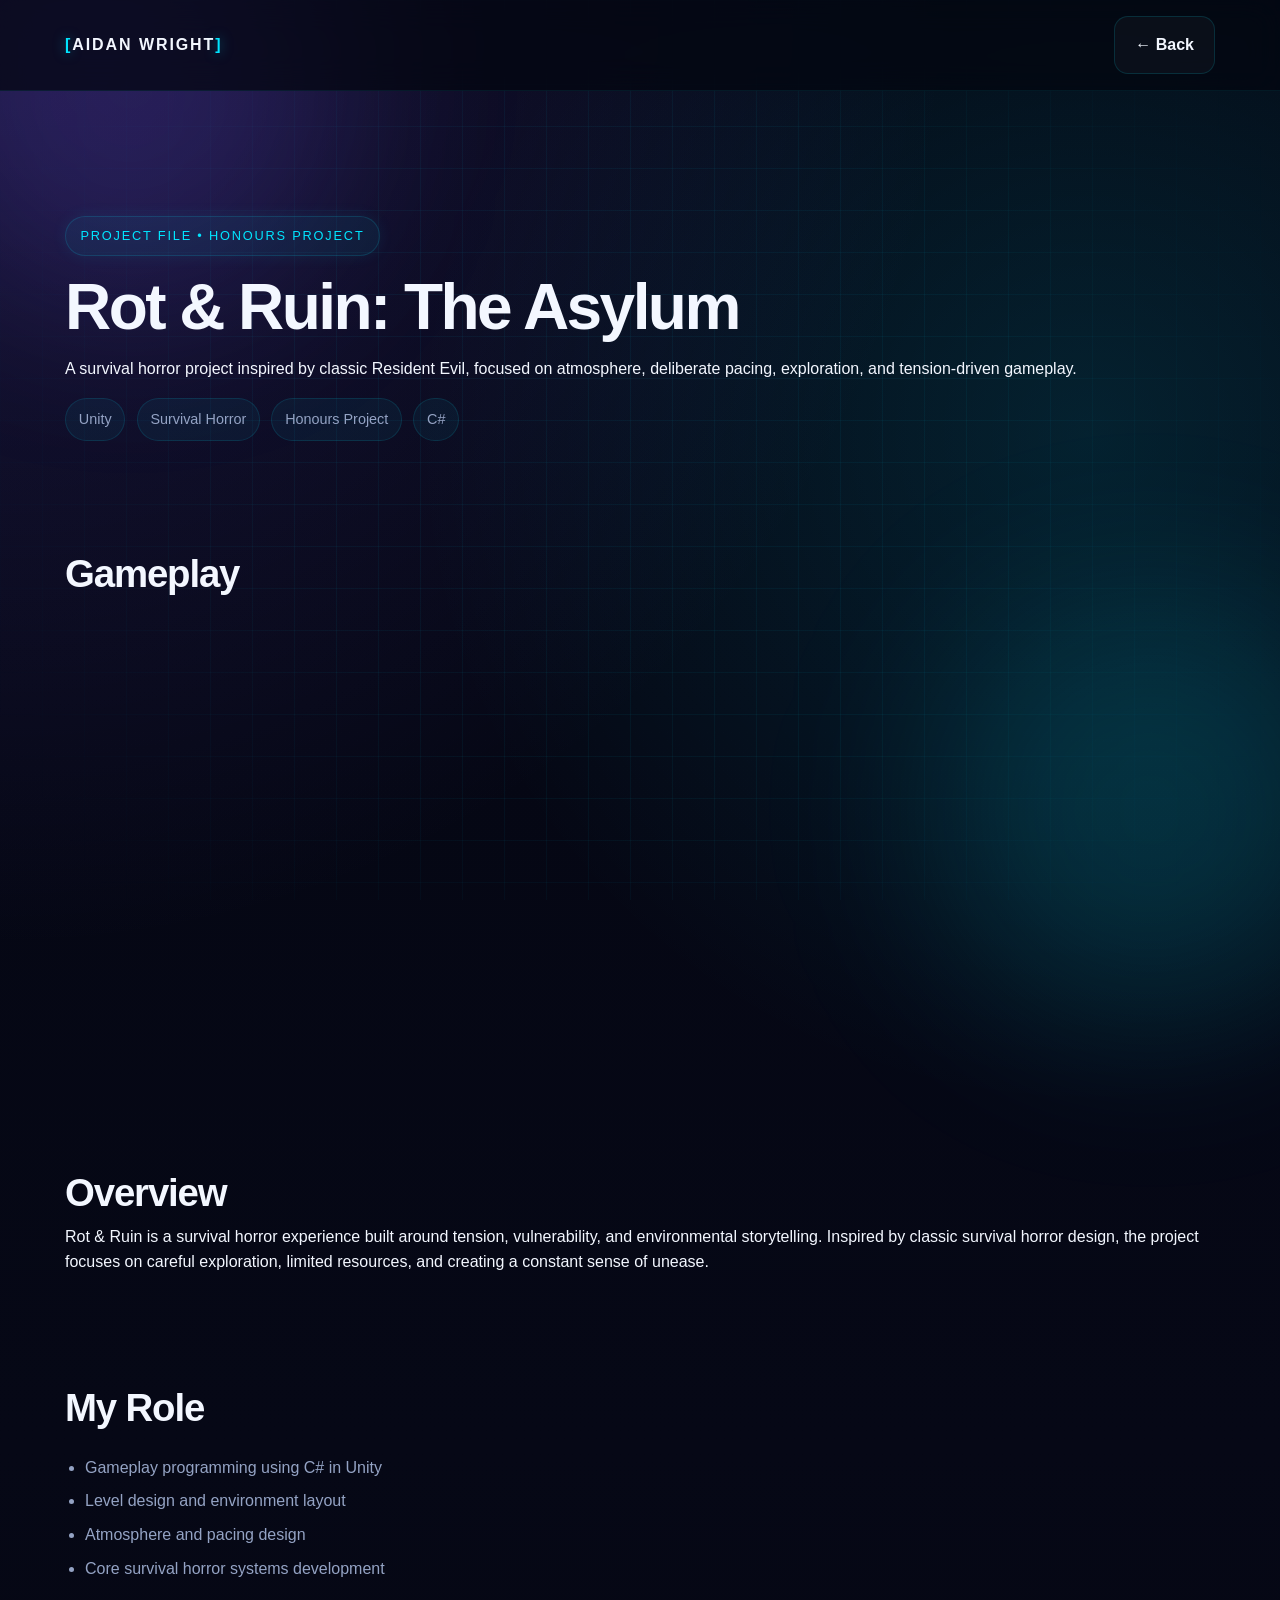
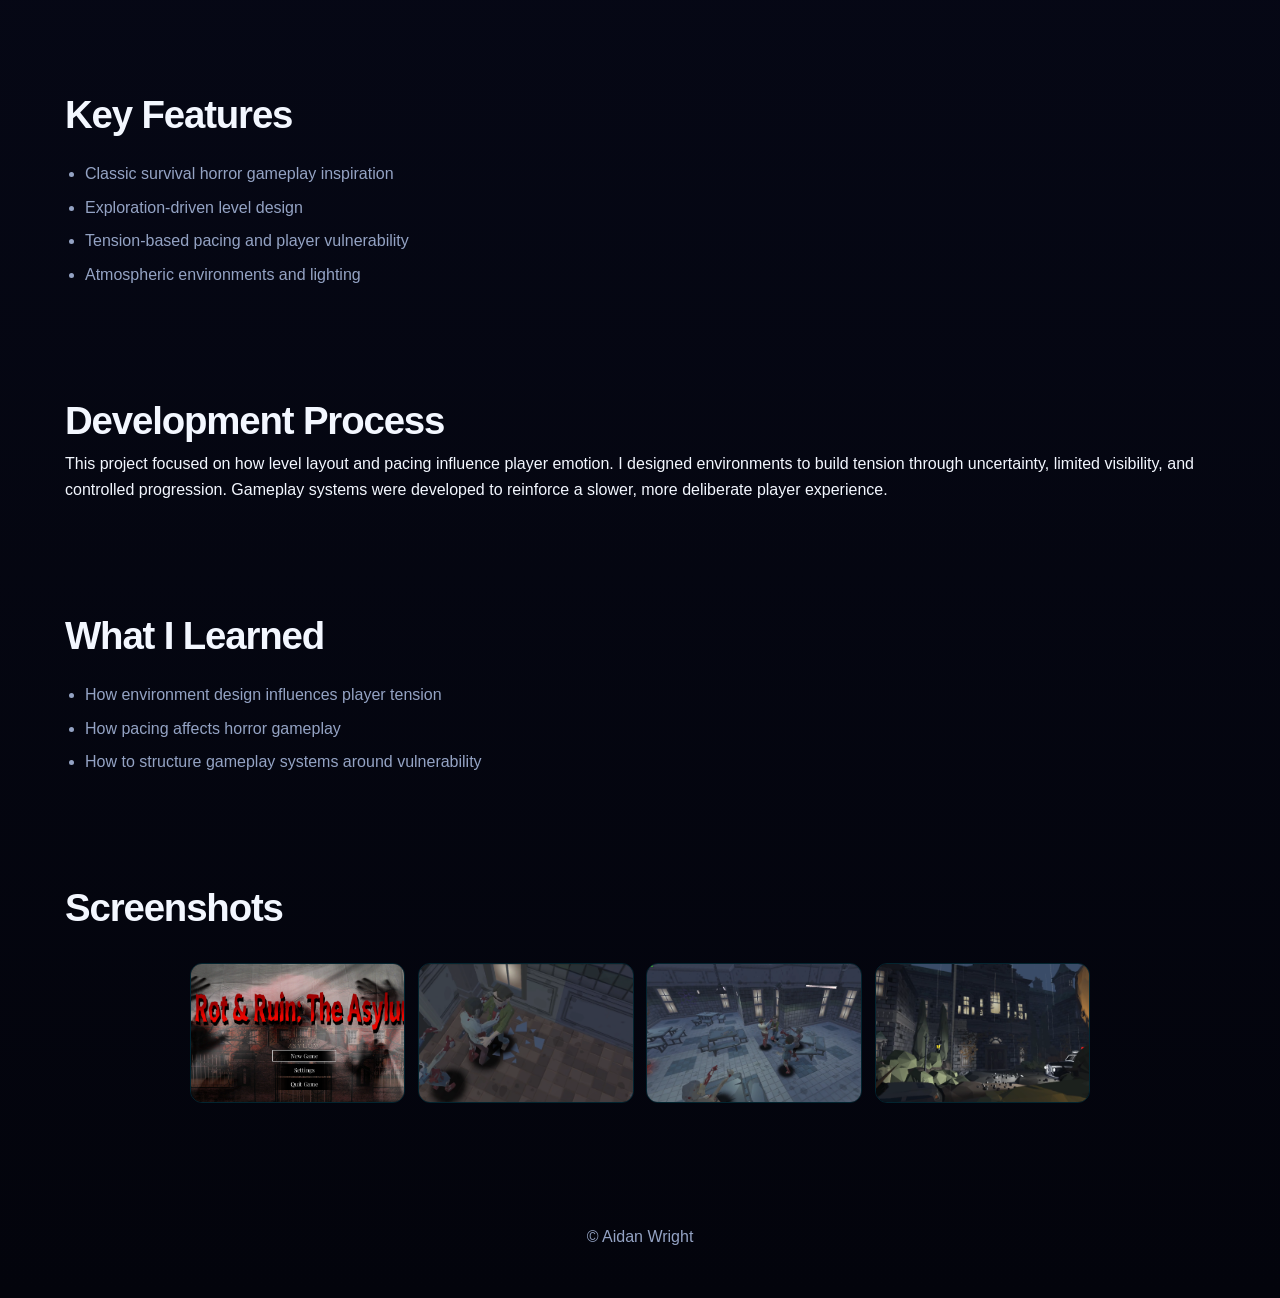
<file: Rot&Ruin.html>
<!DOCTYPE html>
<html lang="en">
<head>
  <meta charset="UTF-8" />
  <meta name="viewport" content="width=device-width, initial-scale=1.0" />
  <title>Rot &amp; Ruin | Aidan Wright</title>
  <link rel="stylesheet" href="css/styles.css" />
</head>
<body>

  <div class="bg-grid"></div>
  <div class="bg-glow bg-glow-1"></div>
  <div class="bg-glow bg-glow-2"></div>

  <header class="site-header">
    <div class="container nav">
      <a class="logo" href="index.html">
        <span class="logo-bracket">[</span>Aidan Wright<span class="logo-bracket">]</span>
      </a>
      <a class="btn btn-secondary" href="index.html#projects">← Back</a>
    </div>
  </header>

  <main class="container" style="padding-top: 6rem;">

    <section class="reveal visible">
      <div class="eyebrow">PROJECT FILE • HONOURS PROJECT</div>
      <h1>Rot &amp; Ruin: The Asylum</h1>

      <p>
        A survival horror project inspired by classic Resident Evil, focused on atmosphere,
        deliberate pacing, exploration, and tension-driven gameplay.
      </p>

      <div class="label-row">
        <span class="tag">Unity</span>
        <span class="tag">Survival Horror</span>
        <span class="tag">Honours Project</span>
        <span class="tag">C#</span>
      </div>
    </section>

    <section class="reveal">
      <h2>Gameplay</h2>

      <div class="media-container">
        <iframe width="100%" height="400"
  src="https://www.youtube.com/watch?v=wa9DFTwfF2k"
  frameborder="0"
  allowfullscreen>
</iframe>
      </div>
    </section>

    <section class="reveal">
      <h2>Overview</h2>
      <p>
        Rot &amp; Ruin is a survival horror experience built around tension, vulnerability, and
        environmental storytelling. Inspired by classic survival horror design, the project
        focuses on careful exploration, limited resources, and creating a constant sense of unease.
      </p>
    </section>

    <section class="reveal">
      <h2>My Role</h2>
      <ul>
        <li>Gameplay programming using C# in Unity</li>
        <li>Level design and environment layout</li>
        <li>Atmosphere and pacing design</li>
        <li>Core survival horror systems development</li>
      </ul>
    </section>

    <section class="reveal">
      <h2>Key Features</h2>
      <ul>
        <li>Classic survival horror gameplay inspiration</li>
        <li>Exploration-driven level design</li>
        <li>Tension-based pacing and player vulnerability</li>
        <li>Atmospheric environments and lighting</li>
      </ul>
    </section>

    <section class="reveal">
      <h2>Development Process</h2>
      <p>
        This project focused on how level layout and pacing influence player emotion.
        I designed environments to build tension through uncertainty, limited visibility,
        and controlled progression. Gameplay systems were developed to reinforce a slower,
        more deliberate player experience.
      </p>
    </section>

    <section class="reveal">
      <h2>What I Learned</h2>
      <ul>
        <li>How environment design influences player tension</li>
        <li>How pacing affects horror gameplay</li>
        <li>How to structure gameplay systems around vulnerability</li>
      </ul>
    </section>

    <section class="reveal">
      <h2>Screenshots</h2>

      <div class="media-container">
        <div class="project-gallery">
          <img src="images/Screenshot 2025-03-07 124512.png" alt="Rot & Ruin screenshot 1" class="gallery-img">
          <img src="images/Screenshot 2025-03-21 204907.png" alt="Rot & Ruin screenshot 2" class="gallery-img">
          <img src="images/Screenshot 2025-03-21 204948.png" alt="Rot & Ruin screenshot 3" class="gallery-img">
          <img src="images/Screenshot 2025-03-21 204835.png" alt="Rot & Ruin screenshot 4" class="gallery-img">
        </div>
        </div>
      </div>
    </section>

    

  </main>

  <div id="lightbox" class="lightbox">
    <button class="lightbox-close" id="lightboxClose" aria-label="Close gallery">&times;</button>
    <button class="lightbox-arrow lightbox-prev" id="prev" aria-label="Previous image">&#10094;</button>

    <div class="lightbox-stage">
      <img class="lightbox-content" id="lightbox-img" alt="Expanded gallery image">
    </div>

    <button class="lightbox-arrow lightbox-next" id="next" aria-label="Next image">&#10095;</button>
  </div>

  <footer class="footer">
    <p>© Aidan Wright</p>
  </footer>

  <script src="js/script.js"></script>
</body>
</html>
</file>
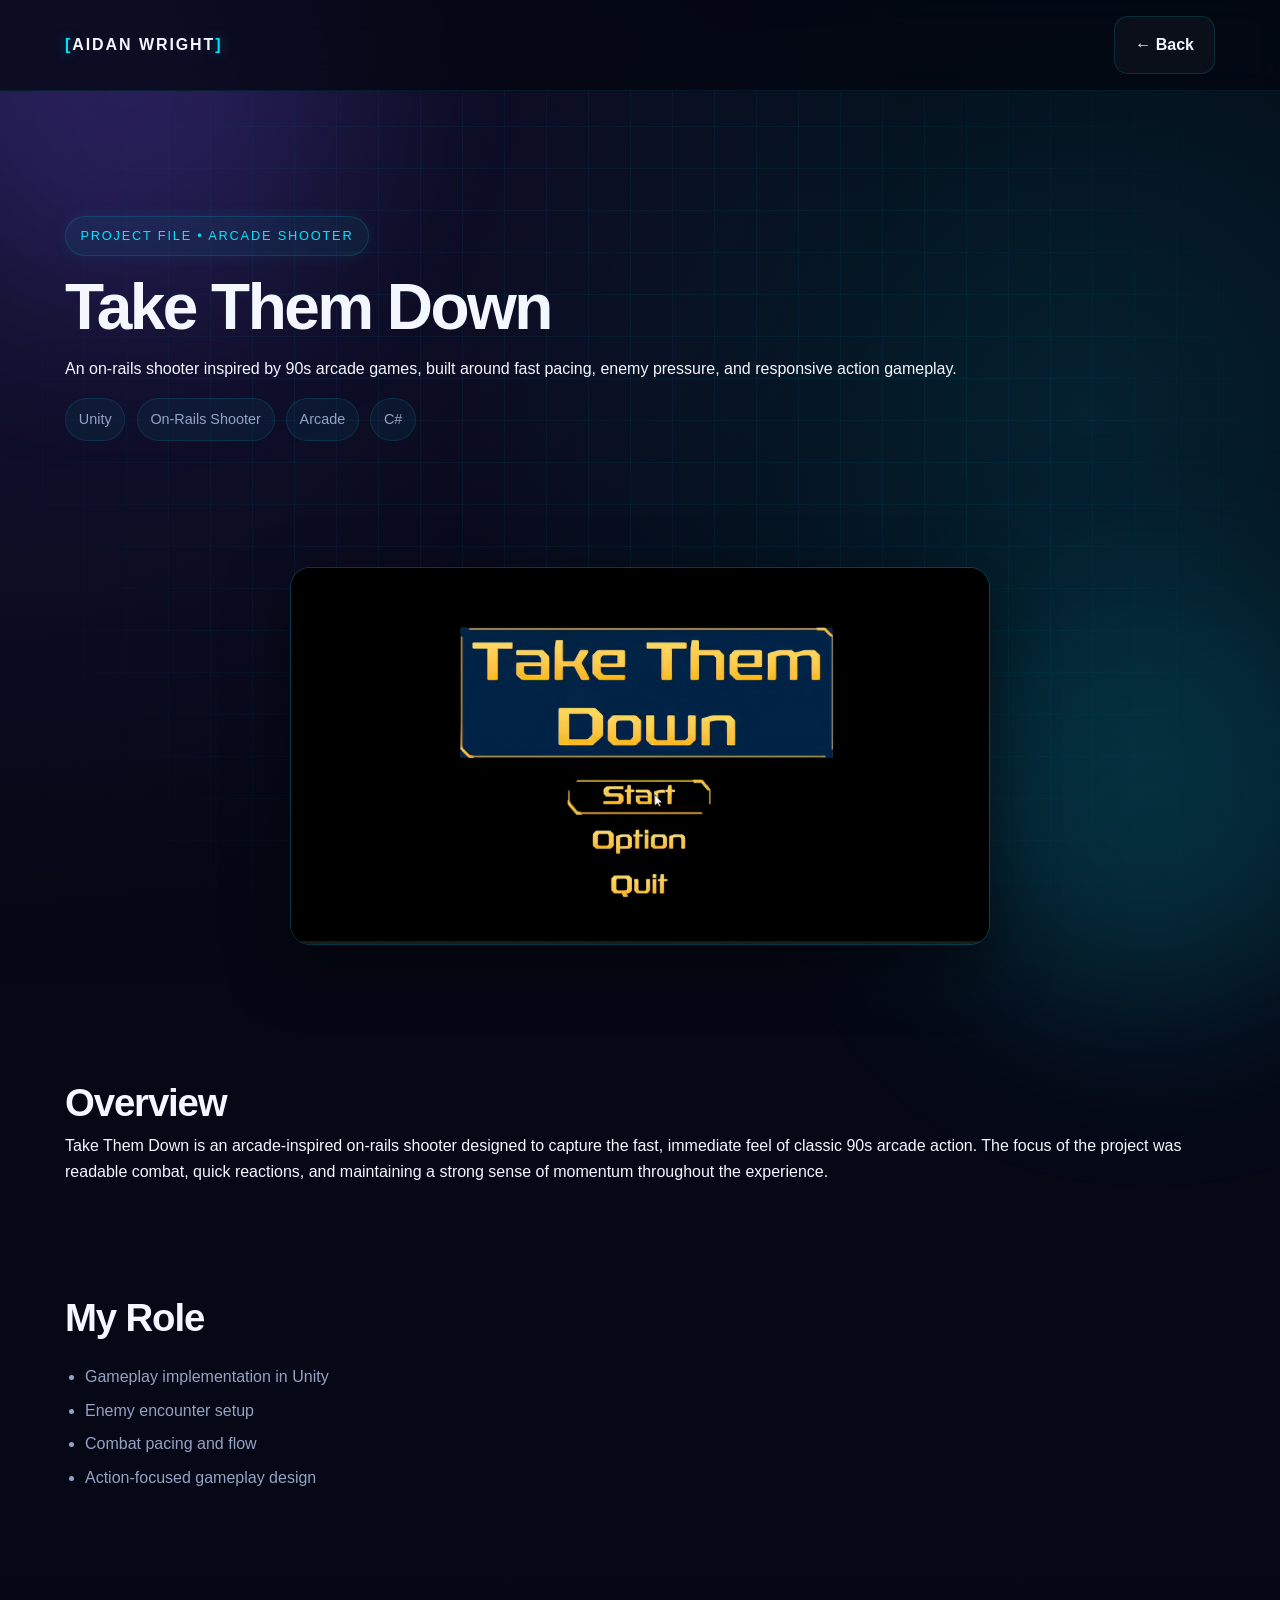
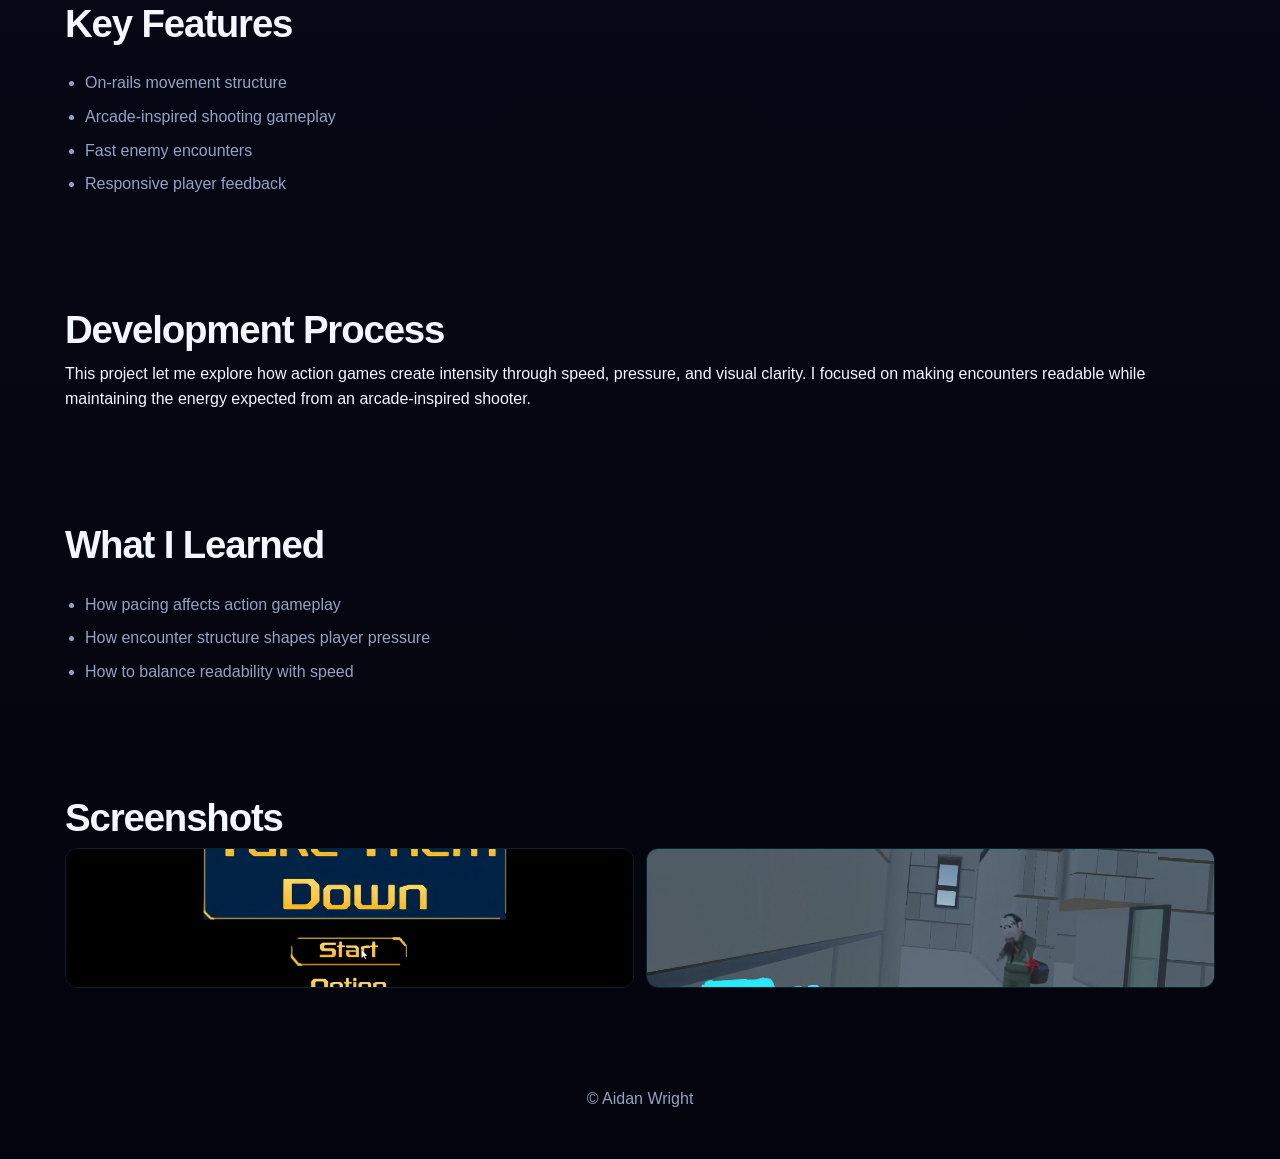
<file: TakeThemDown.html>
<!DOCTYPE html>
<html lang="en">
<head>
  <meta charset="UTF-8" />
  <meta name="viewport" content="width=device-width, initial-scale=1.0" />
  <title>Take Them Down | Aidan Wright</title>
  <link rel="stylesheet" href="css/styles.css" />
</head>
<body>
  <div class="bg-grid"></div>
  <div class="bg-glow bg-glow-1"></div>
  <div class="bg-glow bg-glow-2"></div>

  <header class="site-header">
    <div class="container nav">
      <a class="logo" href="index.html">
        <span class="logo-bracket">[</span>Aidan Wright<span class="logo-bracket">]</span>
      </a>
      <a class="btn btn-secondary" href="index.html#projects">← Back</a>
    </div>
  </header>

  <main class="container" style="padding-top: 6rem;">
    <section class="reveal visible">
      <div class="eyebrow">PROJECT FILE • ARCADE SHOOTER</div>
      <h1>Take Them Down</h1>
      <p>
        An on-rails shooter inspired by 90s arcade games, built around fast pacing,
        enemy pressure, and responsive action gameplay.
      </p>

      <div class="label-row">
        <span class="tag">Unity</span>
        <span class="tag">On-Rails Shooter</span>
        <span class="tag">Arcade</span>
        <span class="tag">C#</span>
      </div>
    </section>

    <section class="reveal">
      <div class="highlight-image">
           <img src="images/Screenshot 2026-04-20 005125.png" alt="Take Them Down screenshot 1" />
      </div>
    </section>

    <section class="reveal">
      <h2>Overview</h2>
      <p>
        Take Them Down is an arcade-inspired on-rails shooter designed to capture the fast,
        immediate feel of classic 90s arcade action. The focus of the project was readable combat,
        quick reactions, and maintaining a strong sense of momentum throughout the experience.
      </p>
    </section>

    <section class="reveal">
      <h2>My Role</h2>
      <ul>
        <li>Gameplay implementation in Unity</li>
        <li>Enemy encounter setup</li>
        <li>Combat pacing and flow</li>
        <li>Action-focused gameplay design</li>
      </ul>
    </section>

    <section class="reveal">
      <h2>Key Features</h2>
      <ul>
        <li>On-rails movement structure</li>
        <li>Arcade-inspired shooting gameplay</li>
        <li>Fast enemy encounters</li>
        <li>Responsive player feedback</li>
      </ul>
    </section>

    <section class="reveal">
      <h2>Development Process</h2>
      <p>
        This project let me explore how action games create intensity through speed, pressure,
        and visual clarity. I focused on making encounters readable while maintaining the energy
        expected from an arcade-inspired shooter.
      </p>
    </section>

    <section class="reveal">
      <h2>What I Learned</h2>
      <ul>
        <li>How pacing affects action gameplay</li>
        <li>How encounter structure shapes player pressure</li>
        <li>How to balance readability with speed</li>
      </ul>
    </section>

    <section class="reveal">
      <h2>Screenshots</h2>
      <div class="project-gallery">
        <img src="images/Screenshot 2026-04-20 005125.png" alt="Take Them Down screenshot 1" />
        <img src="images/Screenshot 2026-04-20 005237.png" alt="Take Them Down screenshot 2" />
        
      </div>
    </section>

 
  </main>

  <footer class="footer">
    <p>© Aidan Wright</p>
  </footer>

  <script src="js/script.js"></script>
</body>
</html>
</file>
<file: css/styles.css>
:root {
  --bg: #060816;
  --bg-2: #0a1020;
  --panel: rgba(10, 16, 32, 0.75);
  --panel-strong: rgba(14, 20, 40, 0.92);
  --text: #f3f7ff;
  --muted: #94a3c4;
  --accent: #7a5cff;
  --accent-2: #00e5ff;
  --accent-3: #1e90ff;
  --border: rgba(0, 229, 255, 0.14);
  --border-strong: rgba(122, 92, 255, 0.28);
  --shadow: 0 20px 50px rgba(0, 0, 0, 0.45);
  --glow: 0 0 20px rgba(0, 229, 255, 0.18);
  --radius: 20px;
  --max-width: 1150px;
}

* {
  box-sizing: border-box;
  margin: 0;
  padding: 0;
}

html {
  scroll-behavior: smooth;
}

body {
  font-family: Inter, Arial, Helvetica, sans-serif;
  background:
    radial-gradient(circle at top left, rgba(122, 92, 255, 0.18), transparent 30%),
    radial-gradient(circle at 85% 15%, rgba(0, 229, 255, 0.12), transparent 25%),
    linear-gradient(180deg, #040612 0%, #060816 50%, #03040c 100%);
  color: var(--text);
  min-height: 100vh;
  line-height: 1.6;
  overflow-x: hidden;
  position: relative;
}

.bg-grid {
  position: fixed;
  inset: 0;
  pointer-events: none;
  z-index: 0;
  background-image:
    linear-gradient(rgba(0, 229, 255, 0.05) 1px, transparent 1px),
    linear-gradient(90deg, rgba(0, 229, 255, 0.05) 1px, transparent 1px);
  background-size: 42px 42px;
  mask-image: radial-gradient(circle at center, black 45%, transparent 90%);
}

.bg-glow {
  position: fixed;
  width: 420px;
  height: 420px;
  border-radius: 50%;
  filter: blur(90px);
  pointer-events: none;
  z-index: 0;
}

.bg-glow-1 {
  top: -120px;
  left: -80px;
  background: rgba(122, 92, 255, 0.18);
}

.bg-glow-2 {
  bottom: -120px;
  right: -80px;
  background: rgba(0, 229, 255, 0.14);
}

a {
  color: inherit;
  text-decoration: none;
}

img {
  max-width: 100%;
  display: block;
}

.container {
  width: min(calc(100% - 2rem), var(--max-width));
  margin: 0 auto;
  position: relative;
  z-index: 1;
}

.site-header {
  position: sticky;
  top: 0;
  z-index: 50;
  backdrop-filter: blur(16px);
  background: rgba(3, 6, 16, 0.72);
  border-bottom: 1px solid rgba(0, 229, 255, 0.08);
}

.nav {
  display: flex;
  align-items: center;
  justify-content: space-between;
  padding: 1rem 0;
}

.logo {
  font-size: 1rem;
  font-weight: 800;
  letter-spacing: 0.12em;
  text-transform: uppercase;
  color: var(--text);
}

.logo-bracket {
  color: var(--accent-2);
  text-shadow: 0 0 12px rgba(0, 229, 255, 0.5);
}

.nav-links {
  display: flex;
  gap: 1rem;
  list-style: none;
  align-items: center;
}

.nav-links a {
  padding: 0.6rem 0.95rem;
  border-radius: 999px;
  color: var(--muted);
  border: 1px solid transparent;
  transition: 0.25s ease;
  font-size: 0.95rem;
}

.nav-links a:hover,
.nav-links a.active {
  color: var(--text);
  border-color: rgba(0, 229, 255, 0.18);
  background: rgba(0, 229, 255, 0.06);
  box-shadow: var(--glow);
}

.menu-btn {
  display: none;
  background: rgba(255, 255, 255, 0.03);
  border: 1px solid var(--border);
  color: var(--text);
  padding: 0.7rem 0.95rem;
  border-radius: 12px;
  cursor: pointer;
}

.hero {
  padding: 7rem 0 4rem;
}

.hero-grid {
  display: grid;
  grid-template-columns: 1.15fr 0.85fr;
  gap: 2rem;
  align-items: center;
}

.eyebrow {
  display: inline-flex;
  align-items: center;
  padding: 0.55rem 0.9rem;
  border-radius: 999px;
  background: rgba(0, 229, 255, 0.06);
  border: 1px solid rgba(0, 229, 255, 0.14);
  color: var(--accent-2);
  font-size: 0.8rem;
  letter-spacing: 0.14em;
  text-transform: uppercase;
  margin-bottom: 1.2rem;
  box-shadow: 0 0 16px rgba(0, 229, 255, 0.08);
}

h1 {
  font-size: clamp(2.8rem, 5vw, 5.2rem);
  line-height: 1.02;
  letter-spacing: -0.04em;
  margin-bottom: 1rem;
}

h2 {
  font-size: clamp(1.8rem, 3vw, 2.7rem);
  letter-spacing: -0.03em;
}

h3 {
  letter-spacing: -0.02em;
}

.accent {
  background: linear-gradient(90deg, var(--accent-2), var(--accent), var(--accent-3));
  -webkit-background-clip: text;
  -webkit-text-fill-color: transparent;
  background-clip: text;
  color: transparent;
}

.hero p,
.section-heading p,
.skill-card p,
.project-card p,
.timeline-card p,
.contact-card p,
.about-copy p {
  color: var(--muted);
}

.hero p {
  max-width: 62ch;
  font-size: 1.05rem;
  margin-bottom: 1.6rem;
}

.cta-row {
  display: flex;
  flex-wrap: wrap;
  gap: 1rem;
  margin-bottom: 1.5rem;
}

.btn {
  border: none;
  cursor: pointer;
  padding: 0.95rem 1.25rem;
  border-radius: 14px;
  font-weight: 700;
  transition: transform 0.2s ease, box-shadow 0.2s ease, border-color 0.2s ease;
  display: inline-flex;
  align-items: center;
  justify-content: center;
}

.btn:hover {
  transform: translateY(-2px);
}

.btn-primary {
  background: linear-gradient(135deg, var(--accent-2), var(--accent));
  color: white;
  box-shadow: 0 10px 35px rgba(0, 229, 255, 0.16);
}

.btn-secondary {
  background: rgba(255, 255, 255, 0.03);
  color: var(--text);
  border: 1px solid rgba(0, 229, 255, 0.14);
}

.hero-stats {
  display: flex;
  flex-wrap: wrap;
  gap: 0.9rem;
  margin-top: 1.5rem;
}

.stat-chip {
  padding: 0.9rem 1rem;
  border-radius: 16px;
  background: rgba(0, 229, 255, 0.04);
  border: 1px solid rgba(0, 229, 255, 0.12);
  min-width: 120px;
  backdrop-filter: blur(12px);
}

.stat-chip strong {
  display: block;
  font-size: 1.12rem;
  margin-bottom: 0.1rem;
}

.hero-card,
.mini-panel,
.project-card,
.skill-card,
.timeline-card,
.contact-card {
  background: linear-gradient(180deg, rgba(10, 16, 32, 0.82), rgba(6, 10, 22, 0.92));
  border: 1px solid var(--border);
  border-radius: var(--radius);
  box-shadow: var(--shadow);
  backdrop-filter: blur(14px);
  position: relative;
  overflow: hidden;
}

.hero-card::before,
.mini-panel::before,
.project-card::before,
.skill-card::before,
.timeline-card::before,
.contact-card::before {
  content: "";
  position: absolute;
  inset: 0;
  background: linear-gradient(
    135deg,
    rgba(0, 229, 255, 0.06),
    transparent 30%,
    transparent 70%,
    rgba(122, 92, 255, 0.05)
  );
  pointer-events: none;
}

.hero-card {
  padding: 1.2rem;
  border-color: var(--border-strong);
}

.screen {
  border-radius: 18px;
  overflow: hidden;
  border: 1px solid rgba(0, 229, 255, 0.14);
  background: #060916;
}

.screen-top {
  display: flex;
  gap: 0.45rem;
  padding: 0.8rem 1rem;
  background: rgba(0, 229, 255, 0.05);
  border-bottom: 1px solid rgba(0, 229, 255, 0.08);
}

.screen-top span {
  width: 10px;
  height: 10px;
  border-radius: 50%;
  background: rgba(0, 229, 255, 0.35);
}

.screen-body {
  padding: 1.2rem;
  display: grid;
  gap: 1rem;
}

.mini-panel {
  padding: 1rem;
}

.mini-panel small {
  display: block;
  margin-bottom: 0.35rem;
  font-size: 0.72rem;
  text-transform: uppercase;
  letter-spacing: 0.12em;
  color: var(--accent-2);
}

.mini-panel strong {
  font-size: 1.05rem;
}

.tech-panel {
  border-left: 3px solid var(--accent-2);
}

section {
  padding: 1.8rem 0 4.6rem;
  position: relative;
  z-index: 1;
}

.section-heading {
  display: flex;
  justify-content: space-between;
  align-items: end;
  gap: 1rem;
  margin-bottom: 1.4rem;
}

.section-heading p {
  max-width: 58ch;
}

.about-grid,
.skills-grid,
.projects-grid,
.contact-grid {
  display: grid;
  gap: 1.2rem;
}

.about-grid,
.contact-grid {
  grid-template-columns: 1.05fr 0.95fr;
}

.panel-content {
  padding: 1.4rem;
}

.about-copy p + p {
  margin-top: 0.9rem;
}

.label-row {
  display: flex;
  flex-wrap: wrap;
  gap: 0.7rem;
  margin-top: 1rem;
}

.tag {
  padding: 0.55rem 0.8rem;
  border-radius: 999px;
  background: rgba(0, 229, 255, 0.05);
  border: 1px solid rgba(0, 229, 255, 0.12);
  color: var(--muted);
  font-size: 0.9rem;
}

.skills-grid,
.projects-grid,
.timeline {
  display: grid;
  gap: 1.2rem;
}

.skills-grid {
  grid-template-columns: repeat(3, 1fr);
}

.skill-card,
.timeline-card,
.contact-card {
  padding: 1.3rem;
  transition: transform 0.25s ease, border-color 0.25s ease, box-shadow 0.25s ease;
}

.skill-card:hover,
.project-card:hover,
.timeline-card:hover,
.contact-card:hover {
  transform: translateY(-4px);
  border-color: rgba(0, 229, 255, 0.26);
  box-shadow: 0 20px 50px rgba(0, 0, 0, 0.45), 0 0 24px rgba(0, 229, 255, 0.08);
}

.projects-toolbar {
  display: flex;
  flex-wrap: wrap;
  gap: 0.8rem;
  margin-bottom: 1.2rem;
}

.filter-btn {
  background: rgba(255, 255, 255, 0.03);
  color: var(--muted);
  border: 1px solid rgba(0, 229, 255, 0.12);
  padding: 0.75rem 1rem;
  border-radius: 999px;
  cursor: pointer;
  transition: 0.2s ease;
  font-weight: 600;
}

.filter-btn:hover,
.filter-btn.active {
  color: var(--text);
  border-color: rgba(0, 229, 255, 0.24);
  background: rgba(0, 229, 255, 0.08);
  box-shadow: var(--glow);
}

.projects-grid {
  grid-template-columns: repeat(3, 1fr);
}

.project-card {
  display: flex;
  flex-direction: column;
  min-height: 100%;
}

.project-visual {
  aspect-ratio: 16 / 10;
  position: relative;
  overflow: hidden;
  background:
    linear-gradient(135deg, rgba(0, 229, 255, 0.14), rgba(122, 92, 255, 0.18)),
    radial-gradient(circle at top left, rgba(255, 255, 255, 0.08), transparent 30%),
    #070c18;
  border-bottom: 1px solid rgba(0, 229, 255, 0.08);
}

.project-visual::before {
  content: attr(data-label);
  position: absolute;
  left: 1rem;
  bottom: 1rem;
  padding: 0.45rem 0.75rem;
  border-radius: 999px;
  background: rgba(3, 6, 16, 0.8);
  border: 1px solid rgba(0, 229, 255, 0.16);
  color: var(--accent-2);
  font-size: 0.76rem;
  text-transform: uppercase;
  letter-spacing: 0.1em;
  z-index: 2;
}

.project-visual::after {
  content: "";
  position: absolute;
  inset: 12% 10%;
  border: 1px solid rgba(0, 229, 255, 0.1);
  border-radius: 20px;
  background:
    linear-gradient(rgba(0, 229, 255, 0.05) 1px, transparent 1px),
    linear-gradient(90deg, rgba(0, 229, 255, 0.05) 1px, transparent 1px);
  background-size: 22px 22px;
}

.project-visual img {
  width: 100%;
  height: 100%;
  object-fit: cover;
  display: block;
  transition: transform 0.4s ease;
}

.project-card:hover .project-visual img {
  transform: scale(1.05);
}

.project-body {
  padding: 1.25rem;
  display: flex;
  flex-direction: column;
  gap: 0.9rem;
  flex: 1;
}

.meta {
  display: flex;
  gap: 0.6rem;
  flex-wrap: wrap;
}

.meta span {
  font-size: 0.8rem;
  color: var(--muted);
  border: 1px solid rgba(0, 229, 255, 0.12);
  padding: 0.4rem 0.7rem;
  border-radius: 999px;
  background: rgba(255, 255, 255, 0.02);
}

.project-links {
  display: flex;
  gap: 0.8rem;
  flex-wrap: wrap;
  margin-top: auto;
}

.text-link {
  font-weight: 700;
  color: var(--accent-2);
}

.timeline {
  grid-template-columns: repeat(3, 1fr);
}

.timeline-card .year {
  display: inline-block;
  margin-bottom: 0.8rem;
  padding: 0.35rem 0.65rem;
  border-radius: 999px;
  font-size: 0.78rem;
  color: var(--accent-2);
  background: rgba(0, 229, 255, 0.08);
  border: 1px solid rgba(0, 229, 255, 0.14);
}

.contact-card {
  padding: 1.4rem;
}

.contact-list {
  list-style: none;
  display: grid;
  gap: 0.8rem;
  margin-top: 1rem;
}

.contact-list a {
  color: var(--accent-2);
}

.footer {
  padding: 1.5rem 0 3rem;
  color: var(--muted);
  text-align: center;
  position: relative;
  z-index: 1;
}

.reveal {
  opacity: 0;
  transform: translateY(24px);
  transition: 0.7s ease;
}

.reveal.visible {
  opacity: 1;
  transform: translateY(0);
}

/* Highlight section */
.highlight-image {
   margin: 1.5rem auto;
  max-width: 700px;
  border-radius: 20px;
  overflow: hidden;
  border: 1px solid rgba(0, 229, 255, 0.2);
  box-shadow: 0 20px 60px rgba(0, 0, 0, 0.5);
}

.highlight-image img {
  width: 100%;
  height: auto;
  display: block;
}

.highlight-image video {
  width: 100%;
  display: block;
  border-radius: 16px;
}

.image-caption {
  text-align: center;
  margin-top: 0.5rem;
  color: var(--muted);
  font-size: 0.9rem;
}

.small-highlight {
  max-width: 500px;
}

/* Project page media */
.media-container {
  max-width: 900px;
  margin: 1.5rem auto;
  animation: fadeInUp 0.6s ease;
}

.media-container video {
  width: 100%;
  display: block;
  border-radius: 16px;
  box-shadow: 0 20px 60px rgba(0, 0, 0, 0.5);
  border: 1px solid rgba(0, 229, 255, 0.14);
}

.project-gallery {
  display: grid;
  grid-template-columns: repeat(auto-fit, minmax(180px, 1fr));
  gap: 0.8rem;
}

.project-gallery img {
  width: 100%;
  height: 140px;
  object-fit: cover;
  border-radius: 12px;
  display: block;
  border: 1px solid rgba(0, 229, 255, 0.14);
  cursor: pointer;
  transition: transform 0.35s ease, box-shadow 0.35s ease, opacity 0.35s ease;
}

.project-gallery img:hover {
  transform: scale(1.05);
  box-shadow: 0 10px 30px rgba(0, 229, 255, 0.2);
  opacity: 0.95;
}

main ul {
  margin-top: 1rem;
  padding-left: 1.25rem;
  color: var(--muted);
}

main ul li + li {
  margin-top: 0.5rem;
}

/* Lightbox */
.lightbox {
  position: fixed;
  inset: 0;
  background: rgba(2, 4, 10, 0.94);
  display: flex;
  align-items: center;
  justify-content: center;
  opacity: 0;
  visibility: hidden;
  pointer-events: none;
  transition: opacity 0.35s ease, visibility 0.35s ease;
  z-index: 9999;
}

.lightbox.show {
  opacity: 1;
  visibility: visible;
  pointer-events: auto;
}

.lightbox-stage {
  width: min(92vw, 1200px);
  height: min(82vh, 800px);
  display: flex;
  align-items: center;
  justify-content: center;
  overflow: hidden;
}

.lightbox-content {
  max-width: 100%;
  max-height: 100%;
  border-radius: 18px;
  border: 1px solid rgba(0, 229, 255, 0.18);
  box-shadow: 0 24px 70px rgba(0, 0, 0, 0.55);
  opacity: 0;
  transform: scale(0.96);
  transition: opacity 0.3s ease, transform 0.3s ease;
}

.lightbox-content.is-visible {
  opacity: 1;
  transform: scale(1);
}

.lightbox-close,
.lightbox-arrow {
  position: absolute;
  background: rgba(10, 16, 32, 0.78);
  color: var(--text);
  border: 1px solid rgba(0, 229, 255, 0.16);
  border-radius: 14px;
  cursor: pointer;
  backdrop-filter: blur(10px);
  transition: transform 0.2s ease, background 0.2s ease, box-shadow 0.2s ease;
}

.lightbox-close:hover,
.lightbox-arrow:hover {
  transform: translateY(-2px);
  background: rgba(15, 24, 46, 0.92);
  box-shadow: 0 0 18px rgba(0, 229, 255, 0.14);
}

.lightbox-close {
  top: 24px;
  right: 24px;
  width: 48px;
  height: 48px;
  font-size: 1.8rem;
  line-height: 1;
}

.lightbox-arrow {
  top: 50%;
  transform: translateY(-50%);
  width: 52px;
  height: 52px;
  font-size: 1.8rem;
  line-height: 1;
}

.lightbox-prev {
  left: 24px;
}

.lightbox-next {
  right: 24px;
}

.lightbox-prev:hover,
.lightbox-next:hover {
  transform: translateY(calc(-50% - 2px));
}

@keyframes fadeInUp {
  from {
    opacity: 0;
    transform: translateY(20px);
  }
  to {
    opacity: 1;
    transform: translateY(0);
  }
}

@media (max-width: 980px) {
  .hero-grid,
  .about-grid,
  .contact-grid,
  .skills-grid,
  .projects-grid,
  .timeline {
    grid-template-columns: 1fr;
  }

  .hero {
    padding-top: 5.5rem;
  }
}

@media (max-width: 760px) {
  .menu-btn {
    display: inline-flex;
  }

  .nav-links {
    position: absolute;
    top: calc(100% + 0.8rem);
    right: 1rem;
    flex-direction: column;
    align-items: stretch;
    min-width: 220px;
    background: rgba(6, 10, 22, 0.96);
    border: 1px solid rgba(0, 229, 255, 0.14);
    border-radius: 18px;
    padding: 0.7rem;
    box-shadow: var(--shadow);
    opacity: 0;
    transform: translateY(-10px);
    pointer-events: none;
    transition: 0.2s ease;
  }

  .nav-links.show {
    opacity: 1;
    transform: translateY(0);
    pointer-events: auto;
  }

  h1 {
    font-size: clamp(2.3rem, 12vw, 4rem);
  }

  .section-heading {
    align-items: start;
    flex-direction: column;
  }
}

@media (max-width: 700px) {
  .lightbox-arrow {
    width: 44px;
    height: 44px;
    font-size: 1.4rem;
  }

  .lightbox-prev {
    left: 12px;
  }

  .lightbox-next {
    right: 12px;
  }

  .lightbox-close {
    top: 12px;
    right: 12px;
  }

  .project-gallery {
    grid-template-columns: repeat(auto-fit, minmax(140px, 1fr));
  }

  .project-gallery img {
    height: 120px;
  }

  .case-study-page {
  padding-bottom: 3rem;
}

.case-hero-grid {
  display: grid;
  grid-template-columns: 1.2fr 0.8fr;
  gap: 1.5rem;
  align-items: start;
}

.case-intro {
  max-width: 60ch;
  color: var(--muted);
  font-size: 1.05rem;
}

.case-summary-card {
  background: linear-gradient(180deg, rgba(10, 16, 32, 0.82), rgba(6, 10, 22, 0.92));
  border: 1px solid var(--border);
  border-radius: var(--radius);
  box-shadow: var(--shadow);
  padding: 1.25rem;
}

.case-summary-card h3 {
  margin-bottom: 1rem;
}

.case-summary-list {
  display: grid;
  gap: 0.9rem;
}

.case-summary-item small {
  display: block;
  color: var(--accent-2);
  font-size: 0.75rem;
  letter-spacing: 0.1em;
  text-transform: uppercase;
  margin-bottom: 0.2rem;
}

.case-summary-item strong {
  font-size: 1rem;
}

.case-hero-image img {
  width: 100%;
  display: block;
}

.case-section-card {
  background: linear-gradient(180deg, rgba(10, 16, 32, 0.82), rgba(6, 10, 22, 0.92));
  border: 1px solid var(--border);
  border-radius: var(--radius);
  box-shadow: var(--shadow);
  padding: 1.4rem;
}

.case-section-card p + p {
  margin-top: 1rem;
}

.case-grid {
  display: grid;
  gap: 1.2rem;
}

.case-grid.two-column {
  grid-template-columns: repeat(2, 1fr);
}

.case-grid.three-column {
  grid-template-columns: repeat(3, 1fr);
}

@media (max-width: 980px) {
  .case-hero-grid,
  .case-grid.two-column,
  .case-grid.three-column {
    grid-template-columns: 1fr;
  }
}
}
</file>
